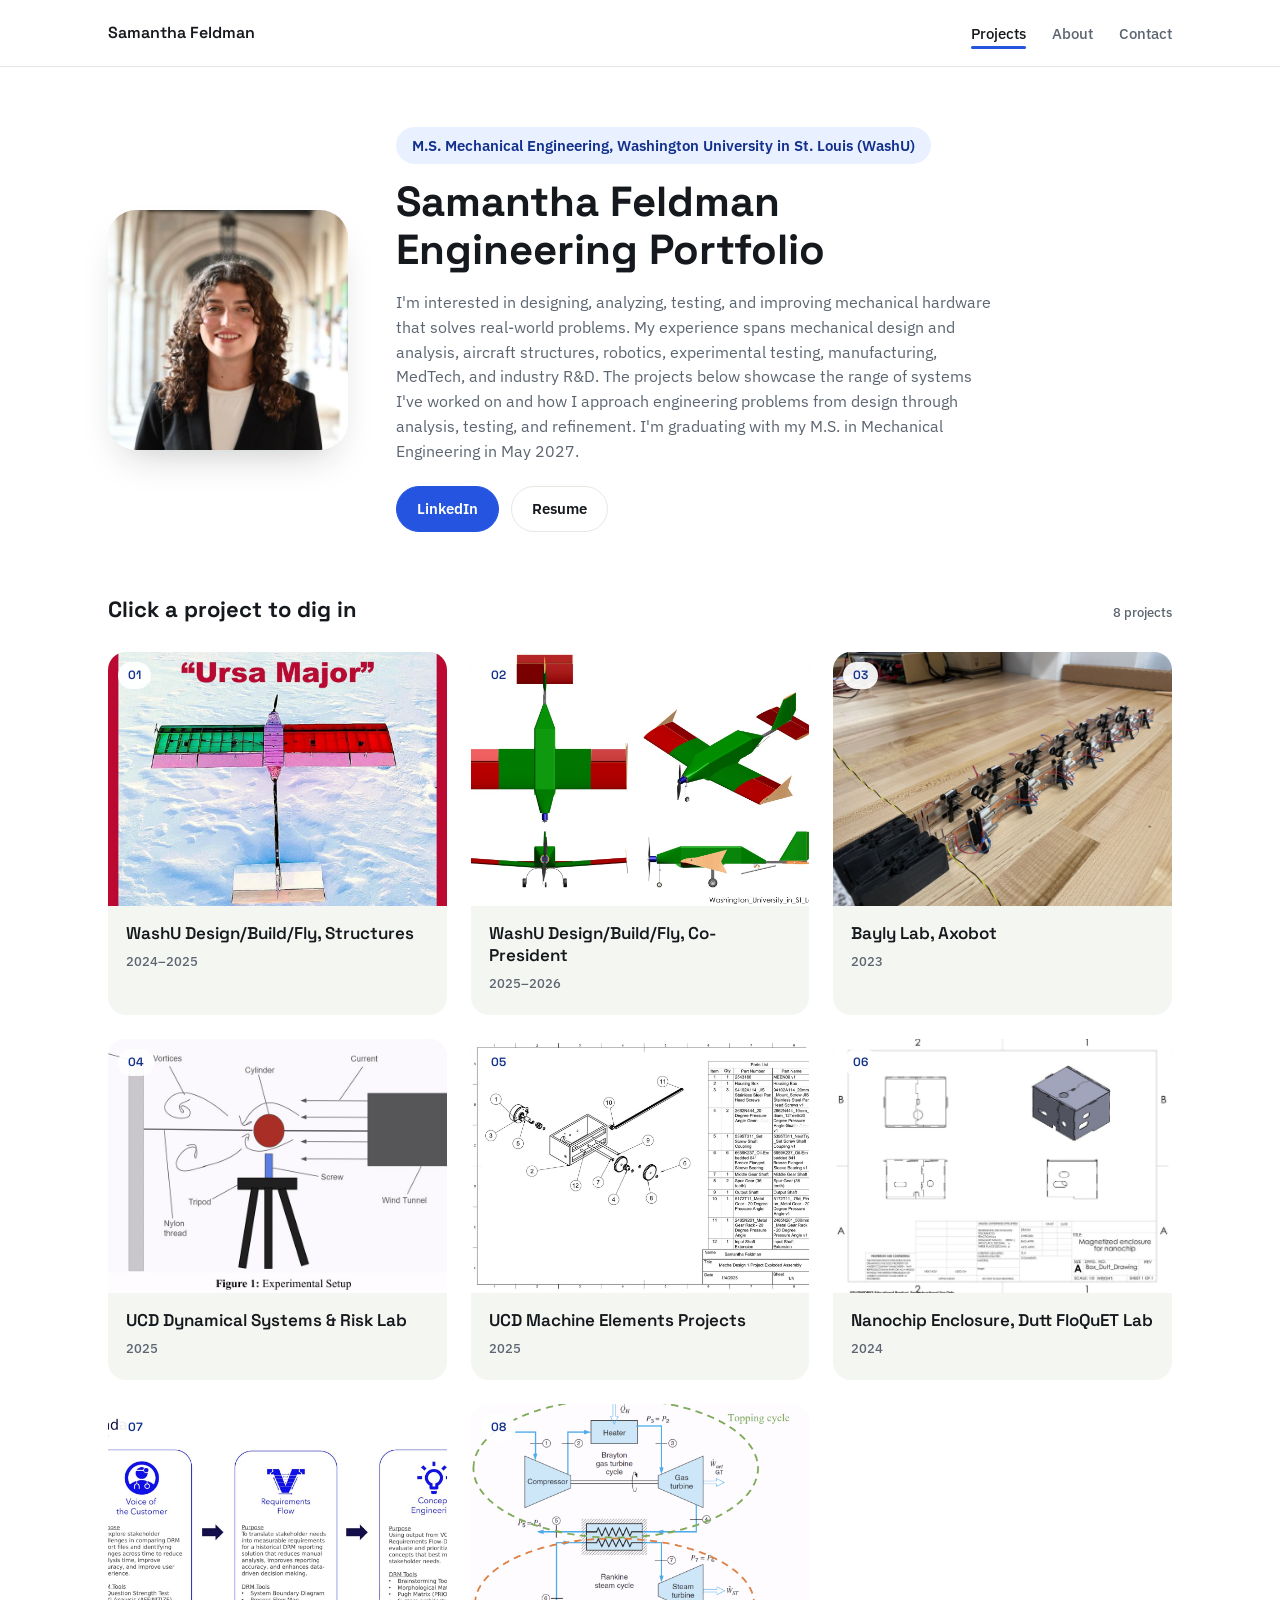
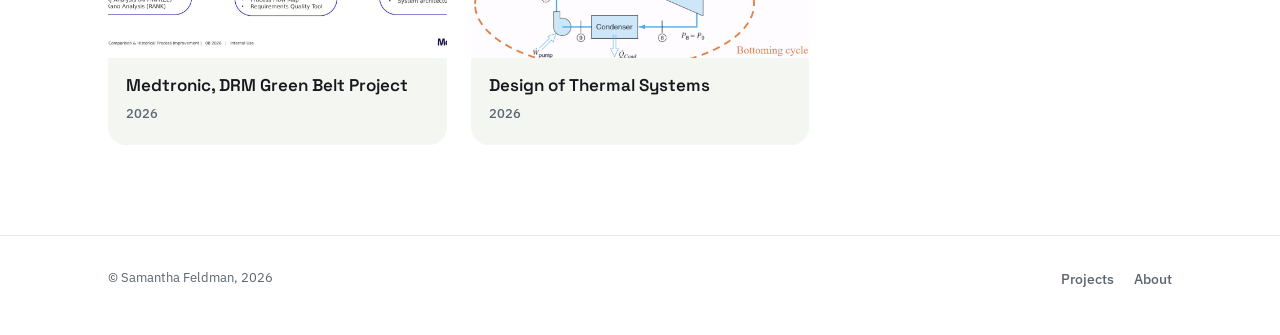
<file: index.html>
<!DOCTYPE html>
<html lang="en">
<head>
<meta charset="UTF-8">
<meta name="viewport" content="width=device-width, initial-scale=1.0">
<title>Samantha Feldman, Mechanical Engineering Portfolio</title>
<meta name="description" content="Samantha Feldman, M.S. Mechanical Engineering, Washington University in St. Louis. Projects in aircraft structures, robotics, vibration research, and precision mechanical design.">
<link rel="stylesheet" href="style.css">
</head>
<body>

<nav class="site-nav">
  <div class="wrap">
    <a class="brand" href="index.html">Samantha Feldman</a>
    <ul class="nav-links">
      <li><a href="index.html" class="active">Projects</a></li>
      <li><a href="about.html">About</a></li>
      <li><a href="mailto:samantha.feldman@wustl.edu">Contact</a></li>
    </ul>
  </div>
</nav>

<header class="hero">
  <div class="wrap">
    <div class="hero-frame reveal">
      <img src="assets/media/headshot.jpg" alt="Portrait of Samantha Feldman">
    </div>
    <div class="hero-copy">
      <p class="eyebrow reveal" style="font-size:15px; padding:7px 16px;">M.S. Mechanical Engineering, Washington University in St. Louis (WashU)</p>
      <h1 class="reveal">Samantha Feldman<br>Engineering Portfolio</h1>
      <p class="reveal">I'm interested in designing, analyzing, testing, and improving mechanical hardware that solves real-world problems. My experience spans mechanical design and analysis, aircraft structures, robotics, experimental testing, manufacturing, MedTech, and industry R&amp;D. The projects below showcase the range of systems I've worked on and how I approach engineering problems from design through analysis, testing, and refinement. I'm graduating with my M.S. in Mechanical Engineering in May 2027.</p>
      <div class="hero-actions reveal">
        <a class="btn solid" href="https://www.linkedin.com/in/samantha-feldman-engineer" target="_blank" rel="noopener">LinkedIn</a>
        <a class="btn" href="https://drive.google.com/file/d/1QoWivrzFq8Uz6zo2f6Sq5a0cxiaBcdGA/view?usp=sharing" target="_blank" rel="noopener">Resume</a>
      </div>
    </div>
  </div>
</header>

<main class="project-index">
  <div class="wrap">
    <div class="section-head">
      <h2>Click a project to dig in</h2>
      <span class="count">8 projects</span>
    </div>

    <div class="grid">

      <a class="card" href="projects/dbf-structures.html">
        <div class="card-media">
          <span class="card-sheet">01</span>
          <img src="assets/media/dbf_cover-01.jpg" alt="Ursa Major, WashU's competition aircraft, standing in snow">
        </div>
        <div class="card-body">
          <h3>WashU Design/Build/Fly, Structures</h3>
          <span class="meta">2024–2025</span>
        </div>
      </a>

      <a class="card" href="projects/dbf-copresident.html">
        <div class="card-media">
          <span class="card-sheet">02</span>
          <img src="assets/media/dbf2026_config.jpg" alt="Four-view CAD render of the 2025-2026 WashU Design/Build/Fly aircraft">
        </div>
        <div class="card-body">
          <h3>WashU Design/Build/Fly, Co-President</h3>
          <span class="meta">2025–2026</span>
        </div>
      </a>

      <a class="card" href="projects/axobot.html">
        <div class="card-media">
          <span class="card-sheet">03</span>
          <img src="assets/media/axobot_cover.jpg" alt="Chain of bristlebot segments forming the Axobot cilium model">
        </div>
        <div class="card-body">
          <h3>Bayly Lab, Axobot</h3>
          <span class="meta">2023</span>
        </div>
      </a>

      <a class="card" href="projects/ucd-dynamical-systems.html">
        <div class="card-media">
          <span class="card-sheet">04</span>
          <img src="assets/media/vib_setup_diagram.jpg" alt="Experimental setup diagram: wind tunnel, cylinder, and vortices">
        </div>
        <div class="card-body">
          <h3>UCD Dynamical Systems &amp; Risk Lab</h3>
          <span class="meta">2025</span>
        </div>
      </a>

      <a class="card" href="projects/ucd-machine-elements.html">
        <div class="card-media">
          <span class="card-sheet">05</span>
          <img src="assets/media/gearbox_exploded-1.jpg" alt="Exploded assembly drawing of a gearbox">
        </div>
        <div class="card-body">
          <h3>UCD Machine Elements Projects</h3>
          <span class="meta">2025</span>
        </div>
      </a>

      <a class="card" href="projects/nanochip-enclosure.html">
        <div class="card-media">
          <span class="card-sheet">06</span>
          <img src="assets/media/nanochip_dwg-1.jpg" alt="SolidWorks drawing of the magnetized nanochip enclosure">
        </div>
        <div class="card-body">
          <h3>Nanochip Enclosure, Dutt FloQuET Lab</h3>
          <span class="meta">2024</span>
        </div>
      </a>

      <a class="card" href="projects/medtronic.html">
        <div class="card-media">
          <span class="card-sheet">07</span>
          <img src="assets/media/medtronic_drm_flow.jpg" alt="DRM process flow diagram: Voice of the Customer, Requirements Flow, Concept Engineering">
        </div>
        <div class="card-body">
          <h3>Medtronic, DRM Green Belt Project</h3>
          <span class="meta">2026</span>
        </div>
      </a>

      <a class="card" href="projects/design-thermal-systems.html">
        <div class="card-media">
          <span class="card-sheet">08</span>
          <img src="assets/media/dots_combined_cycle_schematic.png" alt="Schematic of a combined Brayton topping cycle and Rankine bottoming cycle">
        </div>
        <div class="card-body">
          <h3>Design of Thermal Systems</h3>
          <span class="meta">2026</span>
        </div>
      </a>

    </div>
  </div>
</main>

<footer class="site-footer">
  <div class="wrap">
    <p>© Samantha Feldman, <span data-year></span></p>
    <ul class="footer-links">
      <li><a href="index.html">Projects</a></li>
      <li><a href="about.html">About</a></li>
    </ul>
  </div>
</footer>

<script src="script.js"></script>
</body>
</html>
</file>
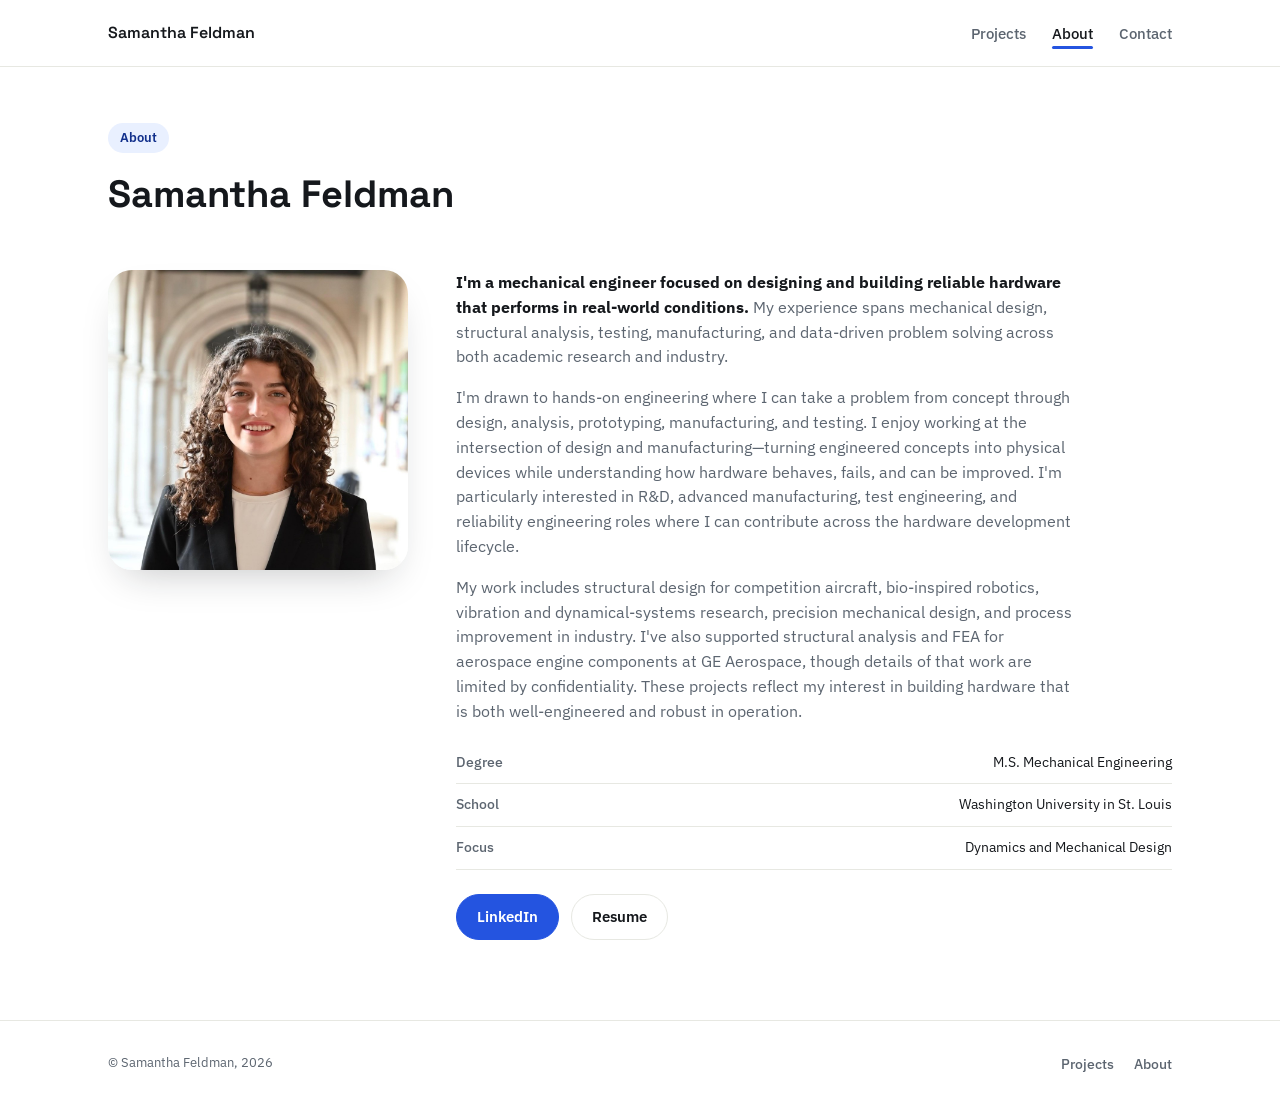
<file: about.html>
<!DOCTYPE html>
<html lang="en">
<head>
<meta charset="UTF-8">
<meta name="viewport" content="width=device-width, initial-scale=1.0">
<title>About, Samantha Feldman</title>
<link rel="stylesheet" href="style.css">
</head>
<body>

<nav class="site-nav">
  <div class="wrap">
    <a class="brand" href="index.html">Samantha Feldman</a>
    <ul class="nav-links">
      <li><a href="index.html">Projects</a></li>
      <li><a href="about.html" class="active">About</a></li>
      <li><a href="mailto:samantha.feldman@wustl.edu">Contact</a></li>
    </ul>
  </div>
</nav>

<header class="page-header">
  <div class="wrap">
    <p class="eyebrow reveal">About</p>
    <h1 class="reveal">Samantha Feldman</h1>
  </div>
</header>

<main class="about-body">
  <div class="wrap layout">
    <div class="about-photo reveal">
      <img src="assets/media/headshot.jpg" alt="Portrait of Samantha Feldman">
    </div>
    <div class="reveal">
      <p><strong>I'm a mechanical engineer focused on designing and building reliable hardware that performs in real-world conditions.</strong> My experience spans mechanical design, structural analysis, testing, manufacturing, and data-driven problem solving across both academic research and industry.</p>
      <p>I'm drawn to hands-on engineering where I can take a problem from concept through design, analysis, prototyping, manufacturing, and testing. I enjoy working at the intersection of design and manufacturing&mdash;turning engineered concepts into physical devices while understanding how hardware behaves, fails, and can be improved. I'm particularly interested in R&amp;D, advanced manufacturing, test engineering, and reliability engineering roles where I can contribute across the hardware development lifecycle.</p>
      <p>My work includes structural design for competition aircraft, bio-inspired robotics, vibration and dynamical-systems research, precision mechanical design, and process improvement in industry. I've also supported structural analysis and FEA for aerospace engine components at GE Aerospace, though details of that work are limited by confidentiality. These projects reflect my interest in building hardware that is both well-engineered and robust in operation.</p>
      <ul class="fact-list">
        <li><span>Degree</span><span>M.S. Mechanical Engineering</span></li>
        <li><span>School</span><span>Washington University in St. Louis</span></li>
        <li><span>Focus</span><span>Dynamics and Mechanical Design</span></li>
      </ul>
      <div class="hero-actions" style="margin-top:24px;">
        <a class="btn solid" href="https://www.linkedin.com/in/samantha-feldman-engineer" target="_blank" rel="noopener">LinkedIn</a>
        <a class="btn" href="https://drive.google.com/file/d/1QoWivrzFq8Uz6zo2f6Sq5a0cxiaBcdGA/view?usp=sharing" target="_blank" rel="noopener">Resume</a>
      </div>
    </div>
  </div>
</main>

<footer class="site-footer">
  <div class="wrap">
    <p>© Samantha Feldman, <span data-year></span></p>
    <ul class="footer-links">
      <li><a href="index.html">Projects</a></li>
      <li><a href="about.html">About</a></li>
    </ul>
  </div>
</footer>

<script src="script.js"></script>
</body>
</html>
</file>
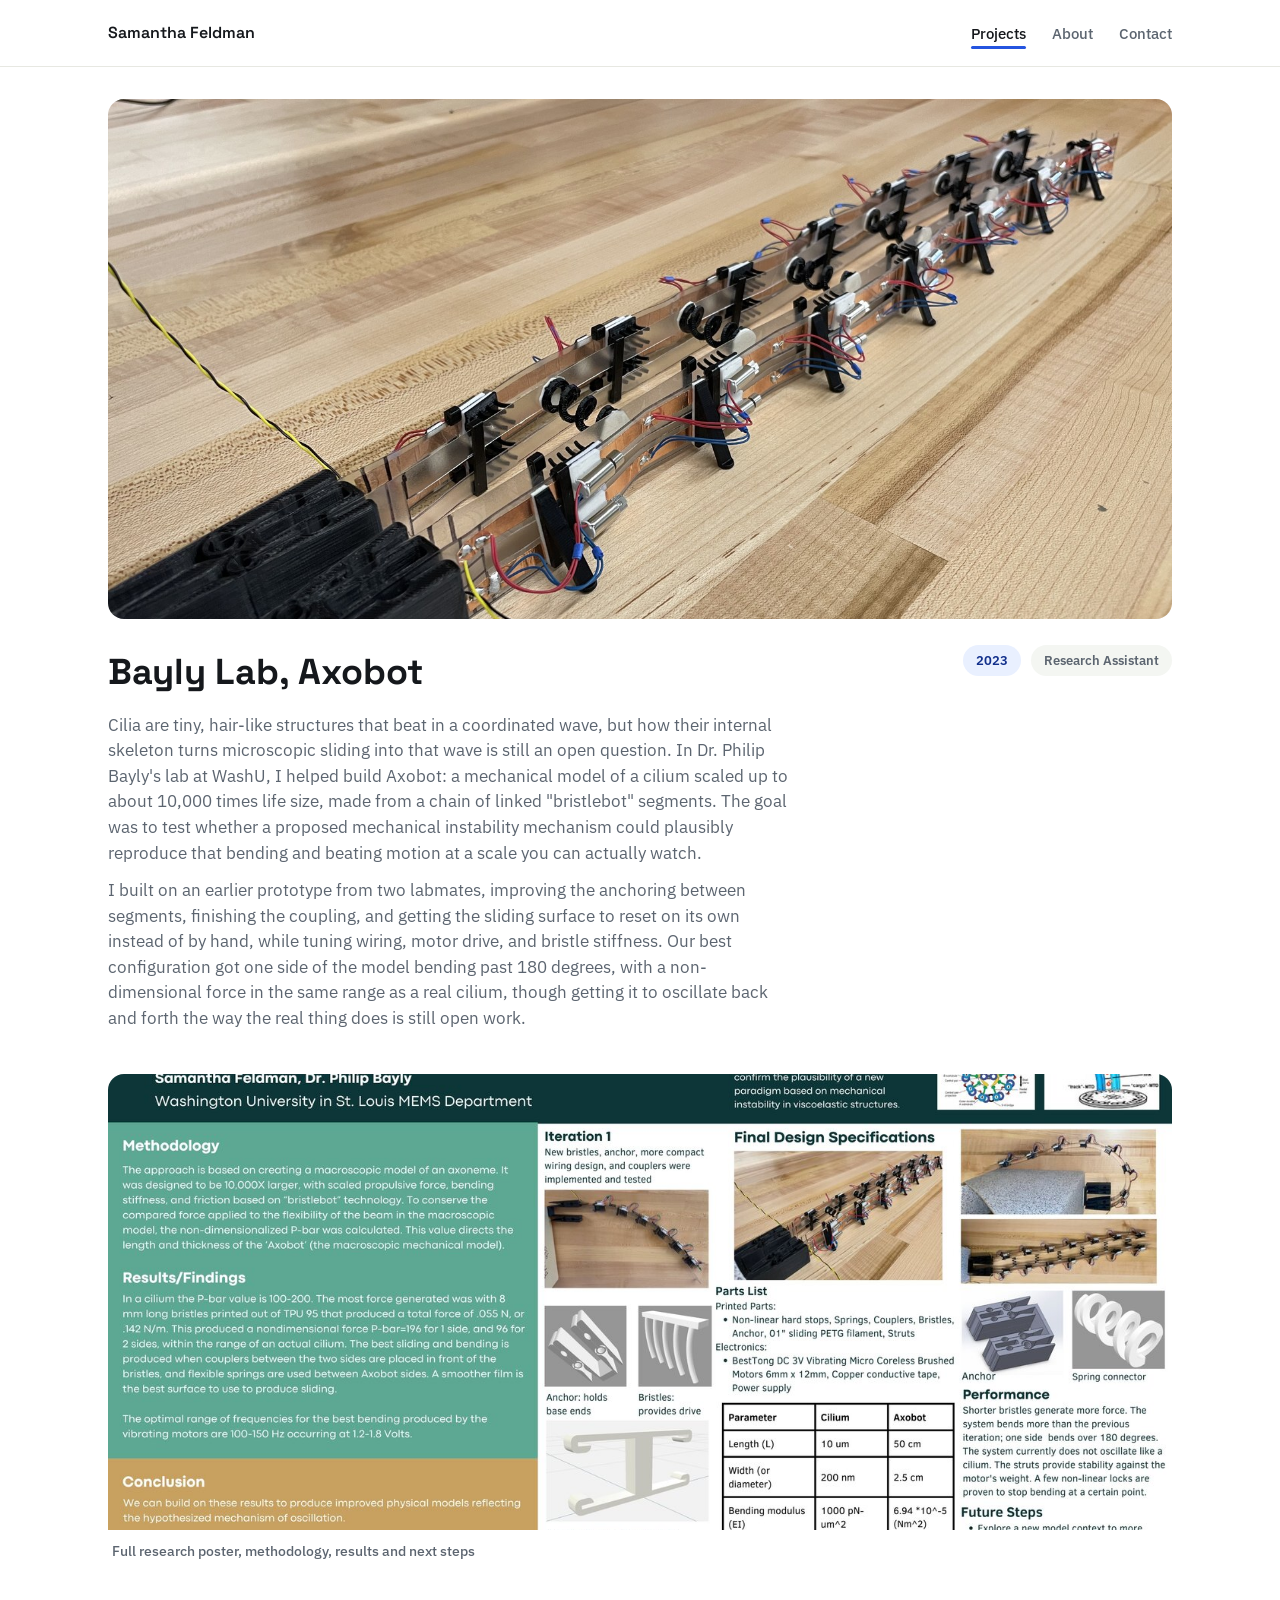
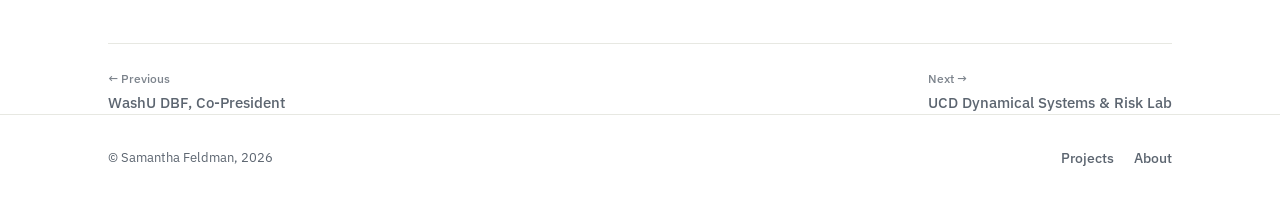
<file: projects/axobot.html>
<!DOCTYPE html>
<html lang="en">
<head>
<meta charset="UTF-8">
<meta name="viewport" content="width=device-width, initial-scale=1.0">
<title>Bayly Lab, Axobot, Samantha Feldman</title>
<link rel="stylesheet" href="../style.css">
</head>
<body>

<nav class="site-nav">
  <div class="wrap">
    <a class="brand" href="../index.html">Samantha Feldman</a>
    <ul class="nav-links">
      <li><a href="../index.html" class="active">Projects</a></li>
      <li><a href="../about.html">About</a></li>
      <li><a href="mailto:samantha.feldman@wustl.edu">Contact</a></li>
    </ul>
  </div>
</nav>

<main class="wrap">

  <section class="project-hero reveal">
    <button class="gallery-item hero-item" data-type="image" data-full="../assets/media/axobot_cover.jpg" data-caption="The final Axobot chain, wired up for a test run on the bench">
      <div class="thumb"><img src="../assets/media/axobot_cover.jpg" alt="Chain of linked bristlebot segments making up the Axobot cilium model, wired to bench power"></div>
    </button>
  </section>

  <div class="project-title-row">
    <h1>Bayly Lab, Axobot</h1>
    <div class="project-meta-row">
      <span class="pill accent">2023</span>
      <span class="pill">Research Assistant</span>
    </div>
  </div>

  <div class="project-intro">
    <p>Cilia are tiny, hair-like structures that beat in a coordinated wave, but how their internal skeleton turns microscopic sliding into that wave is still an open question. In Dr. Philip Bayly's lab at WashU, I helped build Axobot: a mechanical model of a cilium scaled up to about 10,000 times life size, made from a chain of linked "bristlebot" segments. The goal was to test whether a proposed mechanical instability mechanism could plausibly reproduce that bending and beating motion at a scale you can actually watch.</p>
    <p>I built on an earlier prototype from two labmates, improving the anchoring between segments, finishing the coupling, and getting the sliding surface to reset on its own instead of by hand, while tuning wiring, motor drive, and bristle stiffness. Our best configuration got one side of the model bending past 180 degrees, with a non-dimensional force in the same range as a real cilium, though getting it to oscillate back and forth the way the real thing does is still open work.</p>
  </div>

  <section class="gallery">
    <div class="gallery-grid">
      <button class="gallery-item gallery-full" data-type="image" data-full="../assets/media/bayly_poster.jpg" data-caption="Full research symposium poster: methodology, results, and next steps">
        <div class="thumb"><img src="../assets/media/bayly_poster.jpg" alt="Research symposium poster: Developing a Novel Bristle-Driven Macroscopic Model of a Cilium"></div>
        <span class="cap">Full research poster, methodology, results and next steps</span>
      </button>
    </div>
  </section>

</main>

<div class="wrap">
  <div class="project-pager">
    <a href="dbf-copresident.html"><span class="dir">← Previous</span>WashU DBF, Co-President</a>
    <a href="ucd-dynamical-systems.html"><span class="dir">Next →</span>UCD Dynamical Systems &amp; Risk Lab</a>
  </div>
</div>

<footer class="site-footer">
  <div class="wrap">
    <p>© Samantha Feldman, <span data-year></span></p>
    <ul class="footer-links">
      <li><a href="../index.html">Projects</a></li>
      <li><a href="../about.html">About</a></li>
    </ul>
  </div>
</footer>

<div id="lightbox" class="lightbox" hidden>
  <button class="lb-close" aria-label="Close">&times;</button>
  <button class="lb-prev" aria-label="Previous">&lsaquo;</button>
  <div class="lb-stage">
    <div class="lb-media"></div>
    <p class="lb-caption"></p>
  </div>
  <button class="lb-next" aria-label="Next">&rsaquo;</button>
</div>

<script src="../script.js"></script>
</body>
</html>
</file>
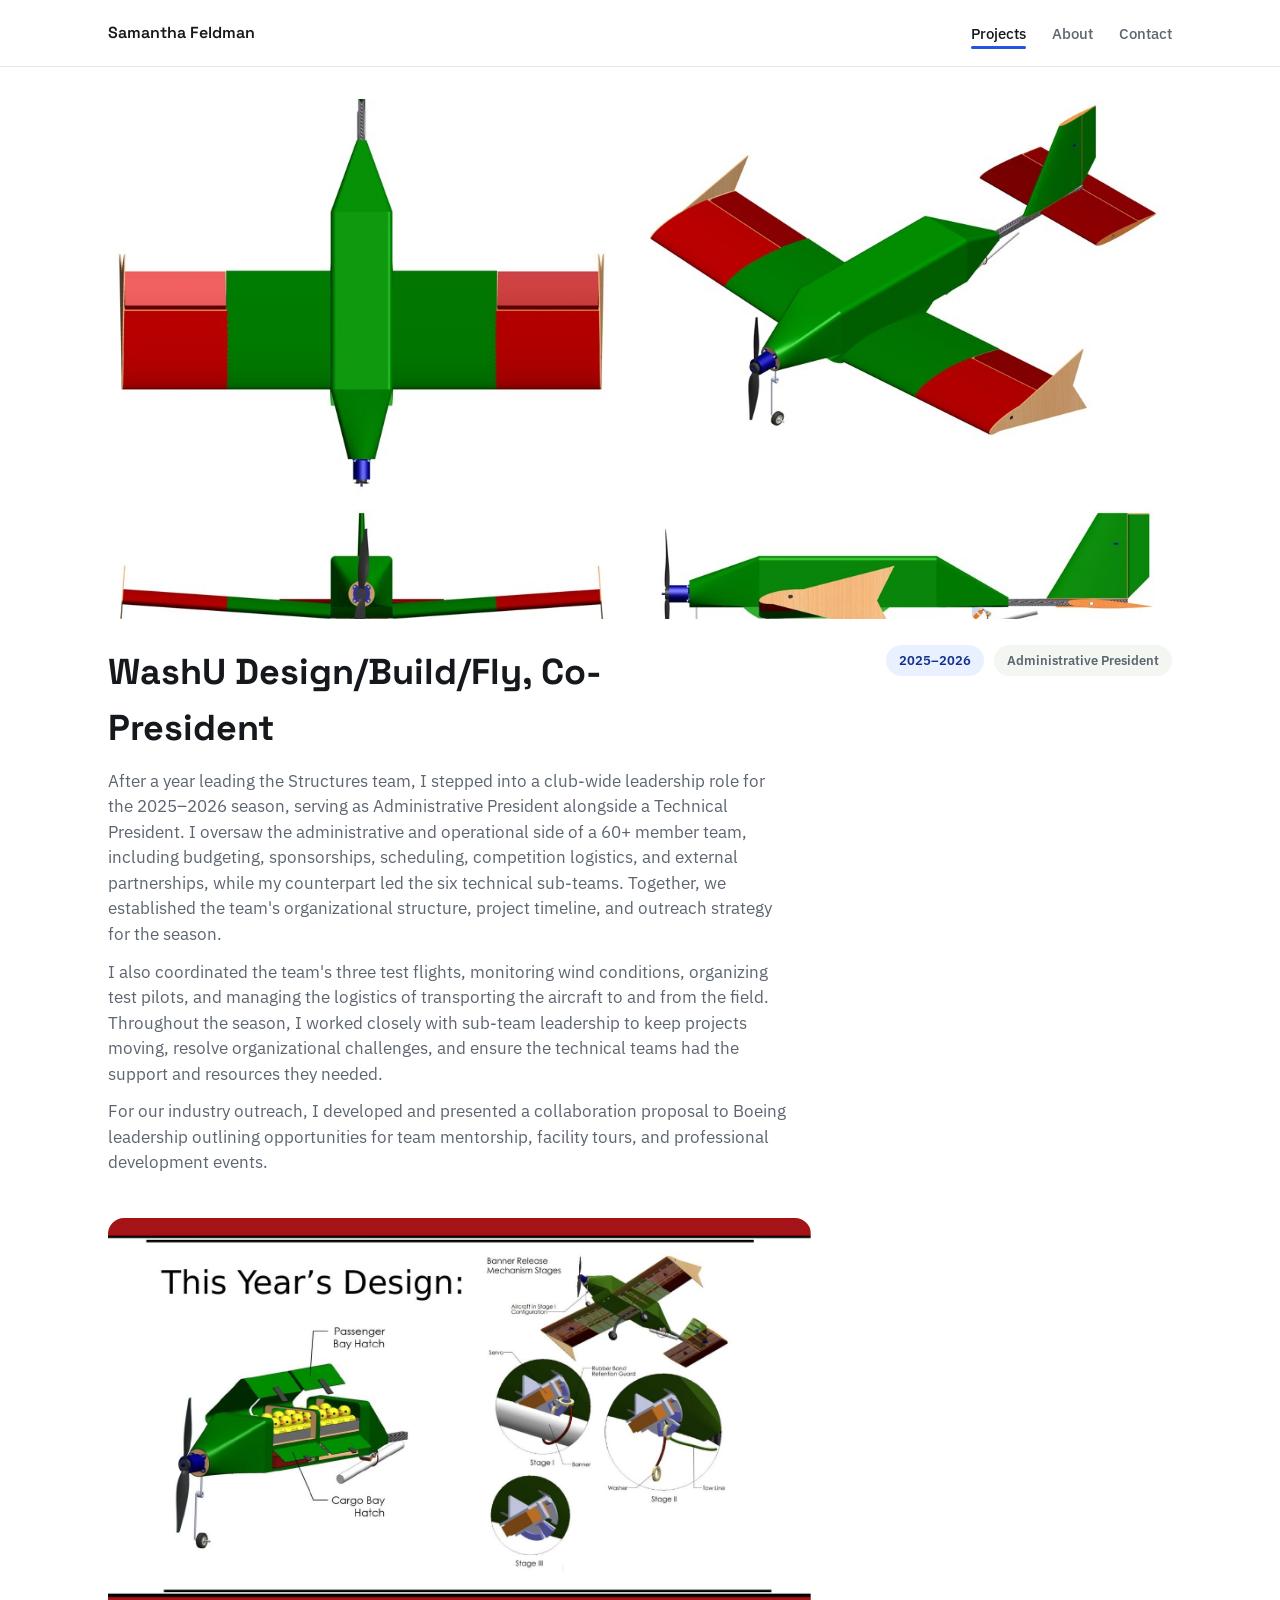
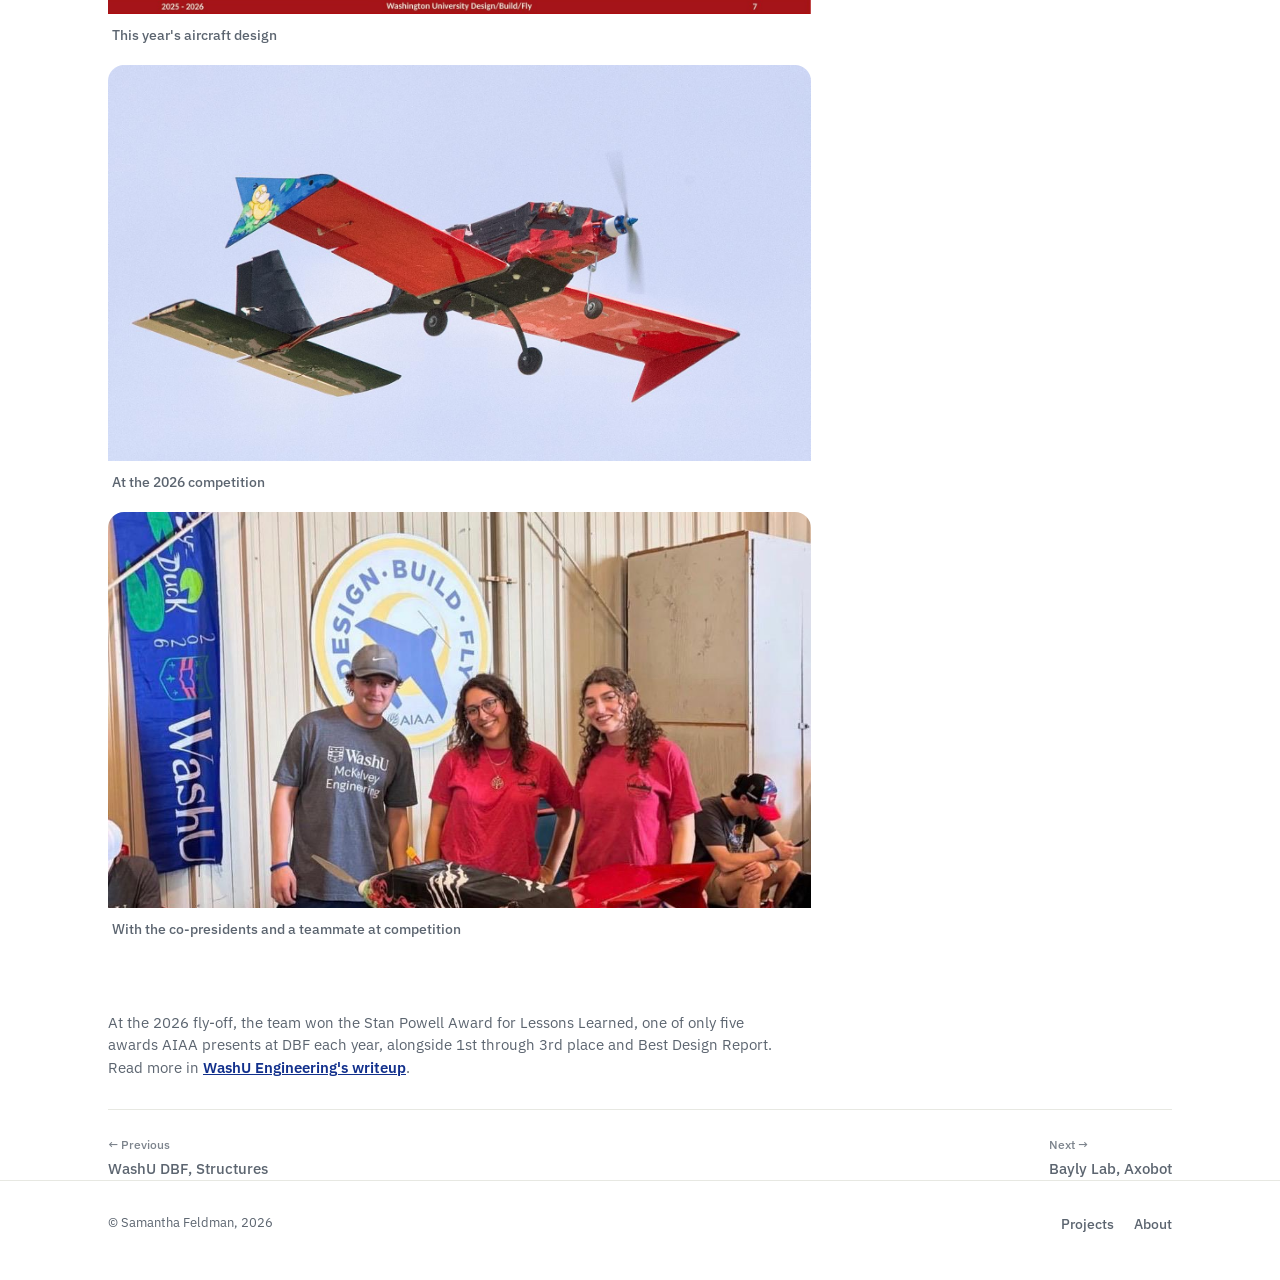
<file: projects/dbf-copresident.html>
<!DOCTYPE html>
<html lang="en">
<head>
<meta charset="UTF-8">
<meta name="viewport" content="width=device-width, initial-scale=1.0">
<title>WashU Design/Build/Fly, Co-President, Samantha Feldman</title>
<link rel="stylesheet" href="../style.css">
</head>
<body>

<nav class="site-nav">
  <div class="wrap">
    <a class="brand" href="../index.html">Samantha Feldman</a>
    <ul class="nav-links">
      <li><a href="../index.html" class="active">Projects</a></li>
      <li><a href="../about.html">About</a></li>
      <li><a href="mailto:samantha.feldman@wustl.edu">Contact</a></li>
    </ul>
  </div>
</nav>

<main class="wrap">

  <section class="project-hero reveal">
    <button class="gallery-item hero-item" data-type="image" data-full="../assets/media/dbf2026_config.jpg" data-caption="Four-view CAD render of the 2025-2026 WashU Design/Build/Fly aircraft">
      <div class="thumb"><img src="../assets/media/dbf2026_config.jpg" alt="Four-view CAD render of the 2025-2026 WashU Design/Build/Fly aircraft"></div>
    </button>
  </section>

  <div class="project-title-row">
    <h1>WashU Design/Build/Fly, Co-President</h1>
    <div class="project-meta-row">
      <span class="pill accent">2025–2026</span>
      <span class="pill">Administrative President</span>
    </div>
  </div>

  <div class="project-intro">
    <p>After a year leading the Structures team, I stepped into a club-wide leadership role for the 2025&ndash;2026 season, serving as Administrative President alongside a Technical President. I oversaw the administrative and operational side of a 60+ member team, including budgeting, sponsorships, scheduling, competition logistics, and external partnerships, while my counterpart led the six technical sub-teams. Together, we established the team's organizational structure, project timeline, and outreach strategy for the season.</p>
    <p>I also coordinated the team's three test flights, monitoring wind conditions, organizing test pilots, and managing the logistics of transporting the aircraft to and from the field. Throughout the season, I worked closely with sub-team leadership to keep projects moving, resolve organizational challenges, and ensure the technical teams had the support and resources they needed.</p>
    <p>For our industry outreach, I developed and presented a collaboration proposal to Boeing leadership outlining opportunities for team mentorship, facility tours, and professional development events.</p>
  </div>

  <section class="gallery">
    <div class="gallery-grid">
      <button class="gallery-item wide" data-type="image" data-full="../assets/media/dbf2026_design.jpg" data-caption="This year's aircraft design: passenger and cargo bay hatches, and the banner release mechanism staged in three steps">
        <div class="thumb"><img src="../assets/media/dbf2026_design.jpg" alt="This year's aircraft design showing cargo bay hatch and banner release mechanism"></div>
        <span class="cap">This year's aircraft design</span>
      </button>
      <button class="gallery-item wide" data-type="image" data-full="../assets/media/dbf2026_flying.jpeg" data-caption="This year's aircraft in flight at the 2026 AIAA Design/Build/Fly competition">
        <div class="thumb"><img src="../assets/media/dbf2026_flying.jpeg" alt="This year's aircraft in flight at the 2026 competition"></div>
        <span class="cap">At the 2026 competition</span>
      </button>
      <button class="gallery-item wide" data-type="image" data-full="../assets/media/dbf2025_presidents_team.jpeg" data-caption="Both co-presidents and a teammate with the aircraft at the AIAA Design/Build/Fly competition">
        <div class="thumb"><img src="../assets/media/dbf2025_presidents_team.jpeg" alt="Both co-presidents and a teammate with the aircraft at competition"></div>
        <span class="cap">With the co-presidents and a teammate at competition</span>
      </button>
    </div>
  </section>

  <div class="project-intro" style="padding-top:0;">
    <p style="font-size:14.5px;">At the 2026 fly-off, the team won the Stan Powell Award for Lessons Learned, one of only five awards AIAA presents at DBF each year, alongside 1st through 3rd place and Best Design Report. Read more in <a href="https://engineering.washu.edu/news/2026/WashU-DesignBuildFly-recognized-for-teamwork-at-annual-AIAA-event.html" target="_blank" rel="noopener" style="color:var(--accent-ink); font-weight:600;">WashU Engineering's writeup</a>.</p>
  </div>

</main>

<div class="wrap">
  <div class="project-pager">
    <a href="dbf-structures.html"><span class="dir">← Previous</span>WashU DBF, Structures</a>
    <a href="axobot.html"><span class="dir">Next →</span>Bayly Lab, Axobot</a>
  </div>
</div>

<footer class="site-footer">
  <div class="wrap">
    <p>© Samantha Feldman, <span data-year></span></p>
    <ul class="footer-links">
      <li><a href="../index.html">Projects</a></li>
      <li><a href="../about.html">About</a></li>
    </ul>
  </div>
</footer>

<div id="lightbox" class="lightbox" hidden>
  <button class="lb-close" aria-label="Close">&times;</button>
  <button class="lb-prev" aria-label="Previous">&lsaquo;</button>
  <div class="lb-stage">
    <div class="lb-media"></div>
    <p class="lb-caption"></p>
  </div>
  <button class="lb-next" aria-label="Next">&rsaquo;</button>
</div>

<script src="../script.js"></script>
</body>
</html>
</file>
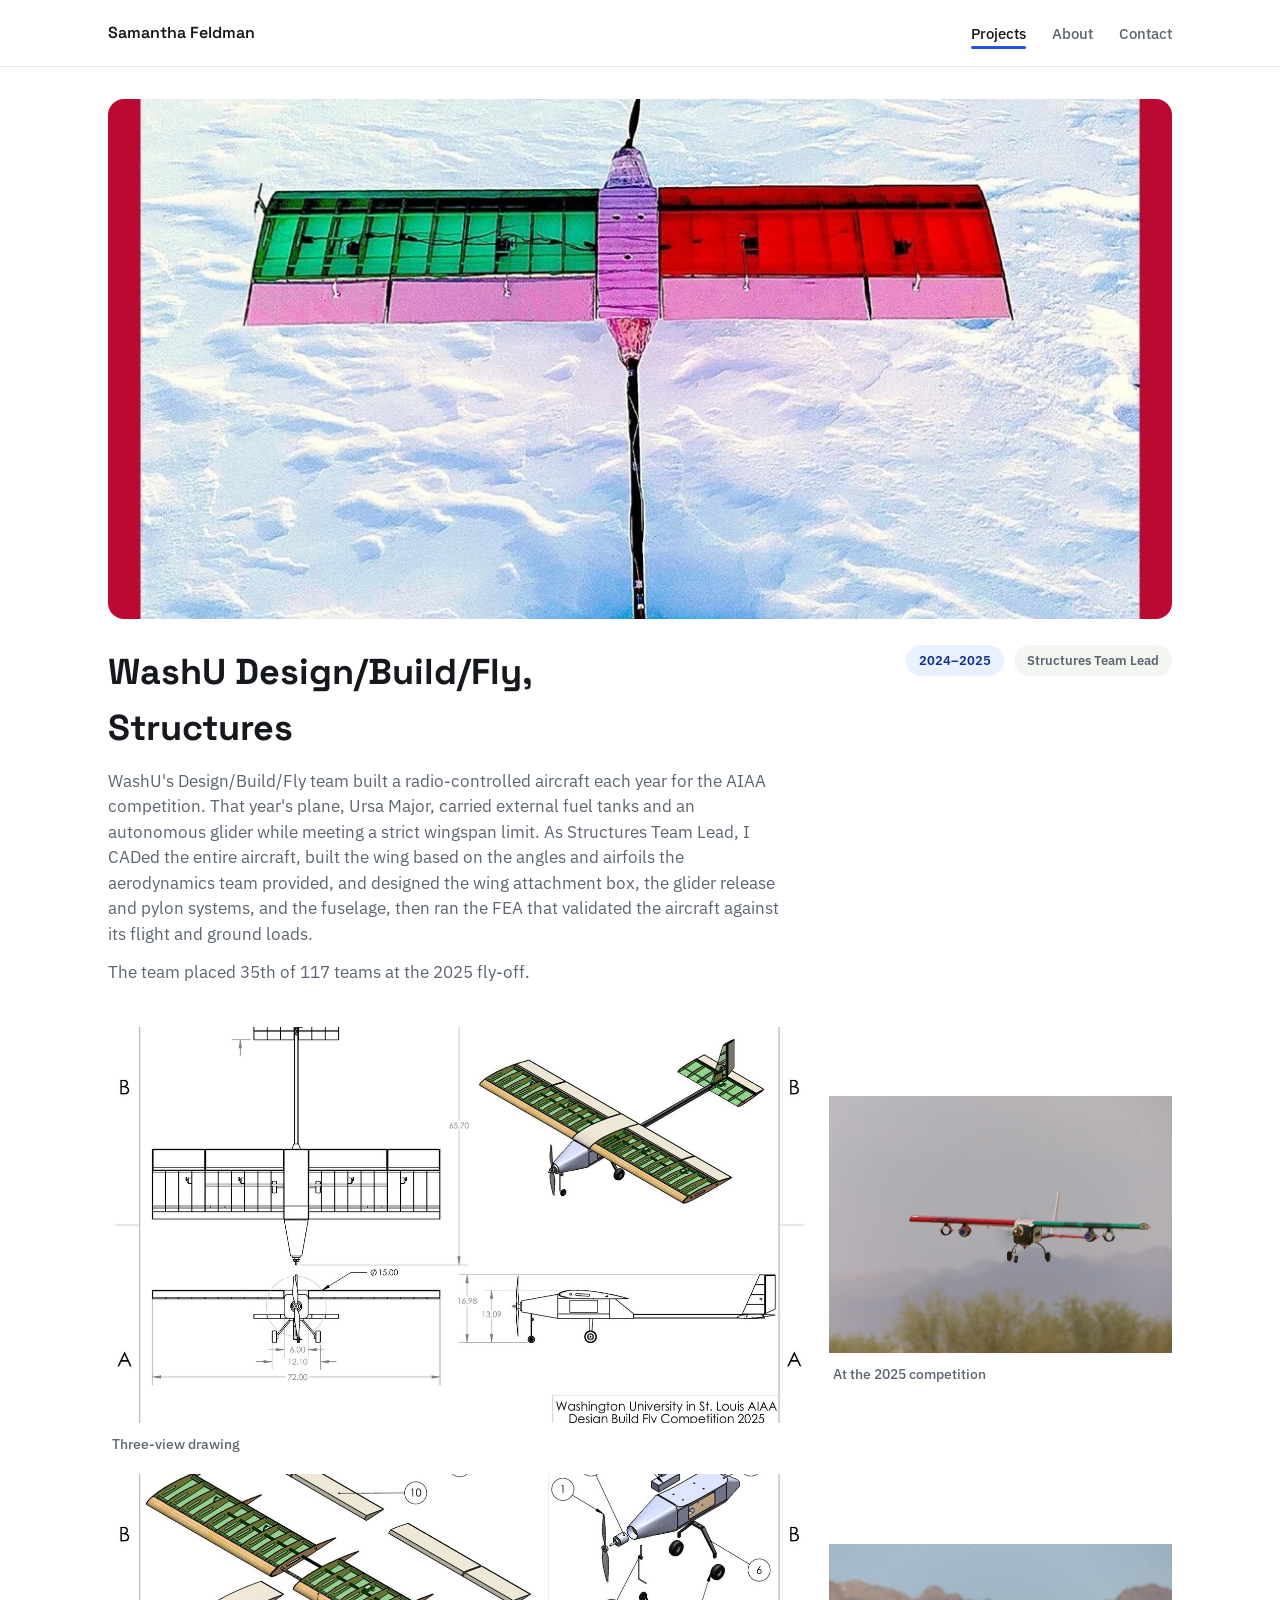
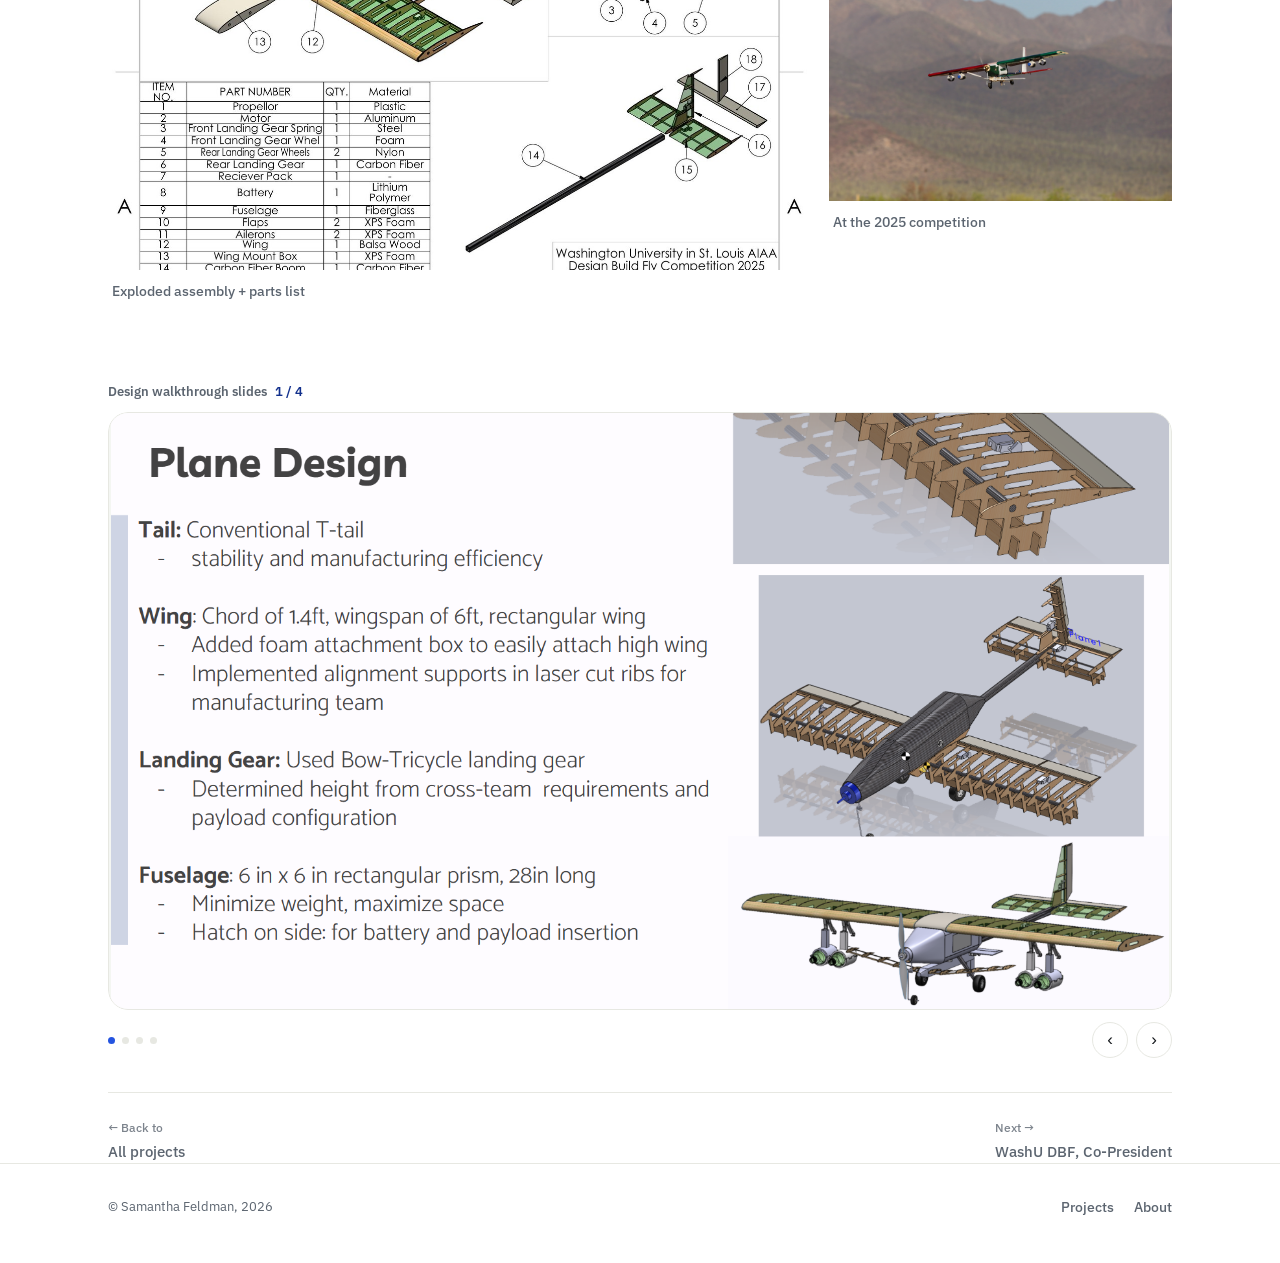
<file: projects/dbf-structures.html>
<!DOCTYPE html>
<html lang="en">
<head>
<meta charset="UTF-8">
<meta name="viewport" content="width=device-width, initial-scale=1.0">
<title>WashU Design/Build/Fly, Structures, Samantha Feldman</title>
<link rel="stylesheet" href="../style.css">
</head>
<body>

<nav class="site-nav">
  <div class="wrap">
    <a class="brand" href="../index.html">Samantha Feldman</a>
    <ul class="nav-links">
      <li><a href="../index.html" class="active">Projects</a></li>
      <li><a href="../about.html">About</a></li>
      <li><a href="mailto:samantha.feldman@wustl.edu">Contact</a></li>
    </ul>
  </div>
</nav>

<main class="wrap">

  <section class="project-hero reveal">
    <button class="gallery-item hero-item" data-type="image" data-full="../assets/media/dbf_cover-01.jpg" data-caption="Ursa Major on the field, AIAA Design/Build/Fly, 2024-2025">
      <div class="thumb"><img src="../assets/media/dbf_cover-01.jpg" alt="Ursa Major, WashU's 2024-2025 AIAA Design/Build/Fly competition aircraft, standing in snow"></div>
    </button>
  </section>

  <div class="project-title-row">
    <h1>WashU Design/Build/Fly, Structures</h1>
    <div class="project-meta-row">
      <span class="pill accent">2024–2025</span>
      <span class="pill">Structures Team Lead</span>
    </div>
  </div>

  <div class="project-intro">
    <p>WashU's Design/Build/Fly team built a radio-controlled aircraft each year for the AIAA competition. That year's plane, Ursa Major, carried external fuel tanks and an autonomous glider while meeting a strict wingspan limit. As Structures Team Lead, I CADed the entire aircraft, built the wing based on the angles and airfoils the aerodynamics team provided, and designed the wing attachment box, the glider release and pylon systems, and the fuselage, then ran the FEA that validated the aircraft against its flight and ground loads.</p>
    <p>The team placed 35th of 117 teams at the 2025 fly-off.</p>
  </div>

  <section class="gallery">
    <div class="gallery-grid">
      <button class="gallery-item wide" data-type="image" data-full="../assets/media/dbf_3view.jpg" data-caption="Three-view CAD drawing of Ursa Major, dimensioned in inches">
        <div class="thumb"><img src="../assets/media/dbf_3view.jpg" alt="Three-view CAD drawing of the aircraft"></div>
        <span class="cap">Three-view drawing</span>
      </button>
      <button class="gallery-item wide" data-type="image" data-full="../assets/media/dbf_exploded.jpg" data-caption="Exploded assembly of the aircraft with full parts list">
        <div class="thumb"><img src="../assets/media/dbf_exploded.jpg" alt="Exploded assembly drawing with parts list"></div>
        <span class="cap">Exploded assembly + parts list</span>
      </button>
      <button class="gallery-item" data-type="image" data-full="../assets/media/dbf2425_testflight.jpg" data-caption="Ursa Major in flight at the 2025 AIAA Design/Build/Fly competition">
        <div class="thumb"><img src="../assets/media/dbf2425_testflight.jpg" alt="Ursa Major in flight at competition"></div>
        <span class="cap">At the 2025 competition</span>
      </button>
      <button class="gallery-item" data-type="image" data-full="../assets/media/dbf2425_competition.jpg" data-caption="Ursa Major in flight at the 2025 AIAA Design/Build/Fly competition">
        <div class="thumb"><img src="../assets/media/dbf2425_competition.jpg" alt="Ursa Major in flight at competition"></div>
        <span class="cap">At the 2025 competition</span>
      </button>
    </div>
  </section>

  <section class="slide-scroller">
    <p class="slide-scroller-label">Design walkthrough slides <span class="n">1 / 4</span></p>
    <div class="slide-track">
      <button class="slide-frame gallery-item" data-type="image" data-full="../assets/media/dbf_slide_1_overview.png" data-caption="Slide 1 of 4: AIAA '24-'25 Design-Build-Fly competition overview and mission goals">
        <img src="../assets/media/dbf_slide_1_overview.png" alt="Slide 1: competition overview and mission goals, with a CAD render of the aircraft showing the X-1 glider and externally mounted fuel tanks">
      </button>
      <button class="slide-frame gallery-item" data-type="image" data-full="../assets/media/dbf_slide_2_design.png" data-caption="Slide 2 of 4: plane design, covering the tail, wing, landing gear, and fuselage">
        <img src="../assets/media/dbf_slide_2_design.png" alt="Slide 2: plane design details on tail, wing, landing gear, and fuselage">
      </button>
      <button class="slide-frame gallery-item" data-type="image" data-full="../assets/media/dbf_slide_3_structures.png" data-caption="Slide 3 of 4: structures team payload design process, glider release mechanism, structural performance (FEA), and pylon design">
        <img src="../assets/media/dbf_slide_3_structures.png" alt="Slide 3: payload design process, glider release mechanism, FEA results, and pylon design">
      </button>
      <button class="slide-frame gallery-item" data-type="image" data-full="../assets/media/dbf_slide_4_results.png" data-caption="Slide 4 of 4: competition results and lessons learned">
        <img src="../assets/media/dbf_slide_4_results.png" alt="Slide 4: significant results and lessons learned, placed 35 of 117 teams">
      </button>
    </div>
    <div class="slide-scroller-nav">
      <div class="slide-dots">
        <button class="slide-dot" aria-label="Go to slide 1"></button>
        <button class="slide-dot" aria-label="Go to slide 2"></button>
        <button class="slide-dot" aria-label="Go to slide 3"></button>
        <button class="slide-dot" aria-label="Go to slide 4"></button>
      </div>
      <div class="slide-arrows">
        <button class="slide-arrow slide-prev" aria-label="Previous slide">&lsaquo;</button>
        <button class="slide-arrow slide-next" aria-label="Next slide">&rsaquo;</button>
      </div>
    </div>
  </section>

</main>

<div class="wrap">
  <div class="project-pager">
    <a href="../index.html"><span class="dir">← Back to</span>All projects</a>
    <a href="dbf-copresident.html"><span class="dir">Next →</span>WashU DBF, Co-President</a>
  </div>
</div>

<footer class="site-footer">
  <div class="wrap">
    <p>© Samantha Feldman, <span data-year></span></p>
    <ul class="footer-links">
      <li><a href="../index.html">Projects</a></li>
      <li><a href="../about.html">About</a></li>
    </ul>
  </div>
</footer>

<div id="lightbox" class="lightbox" hidden>
  <button class="lb-close" aria-label="Close">&times;</button>
  <button class="lb-prev" aria-label="Previous">&lsaquo;</button>
  <div class="lb-stage">
    <div class="lb-media"></div>
    <p class="lb-caption"></p>
  </div>
  <button class="lb-next" aria-label="Next">&rsaquo;</button>
</div>

<script src="../script.js"></script>
</body>
</html>
</file>
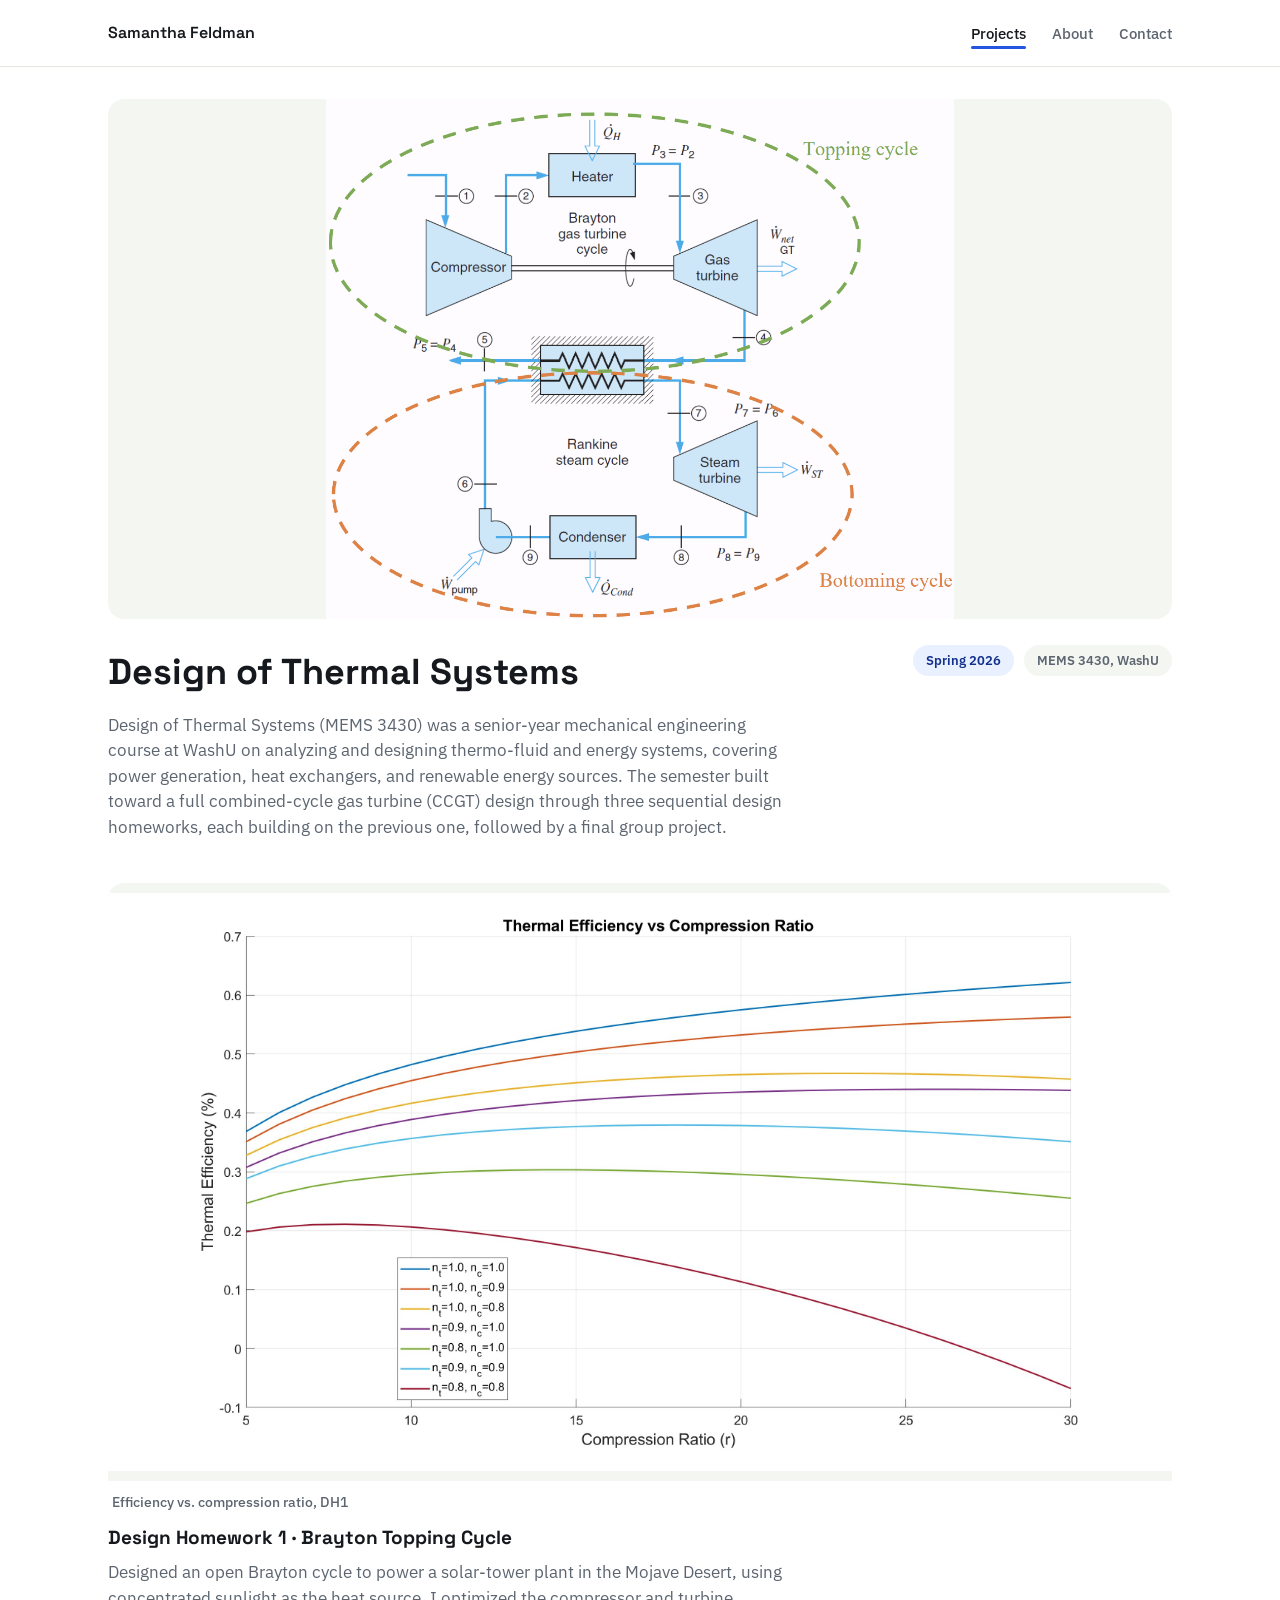
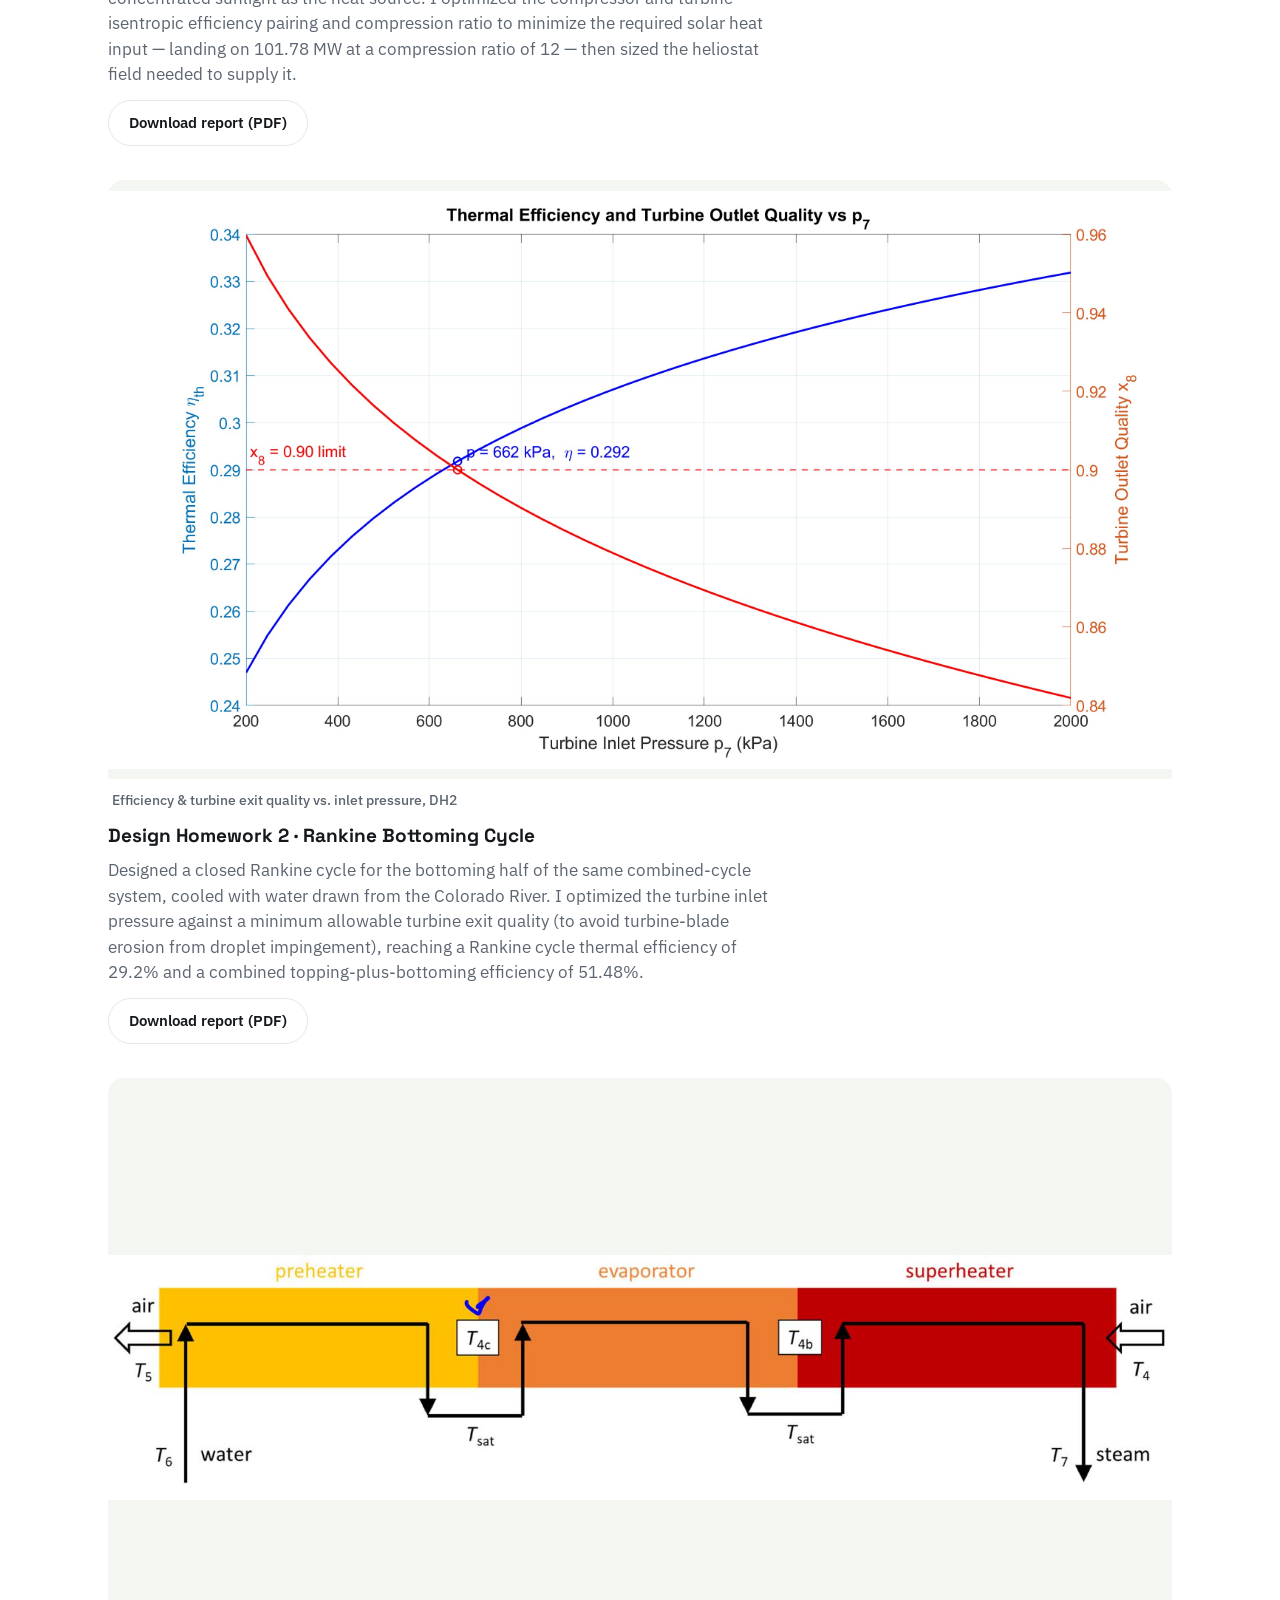
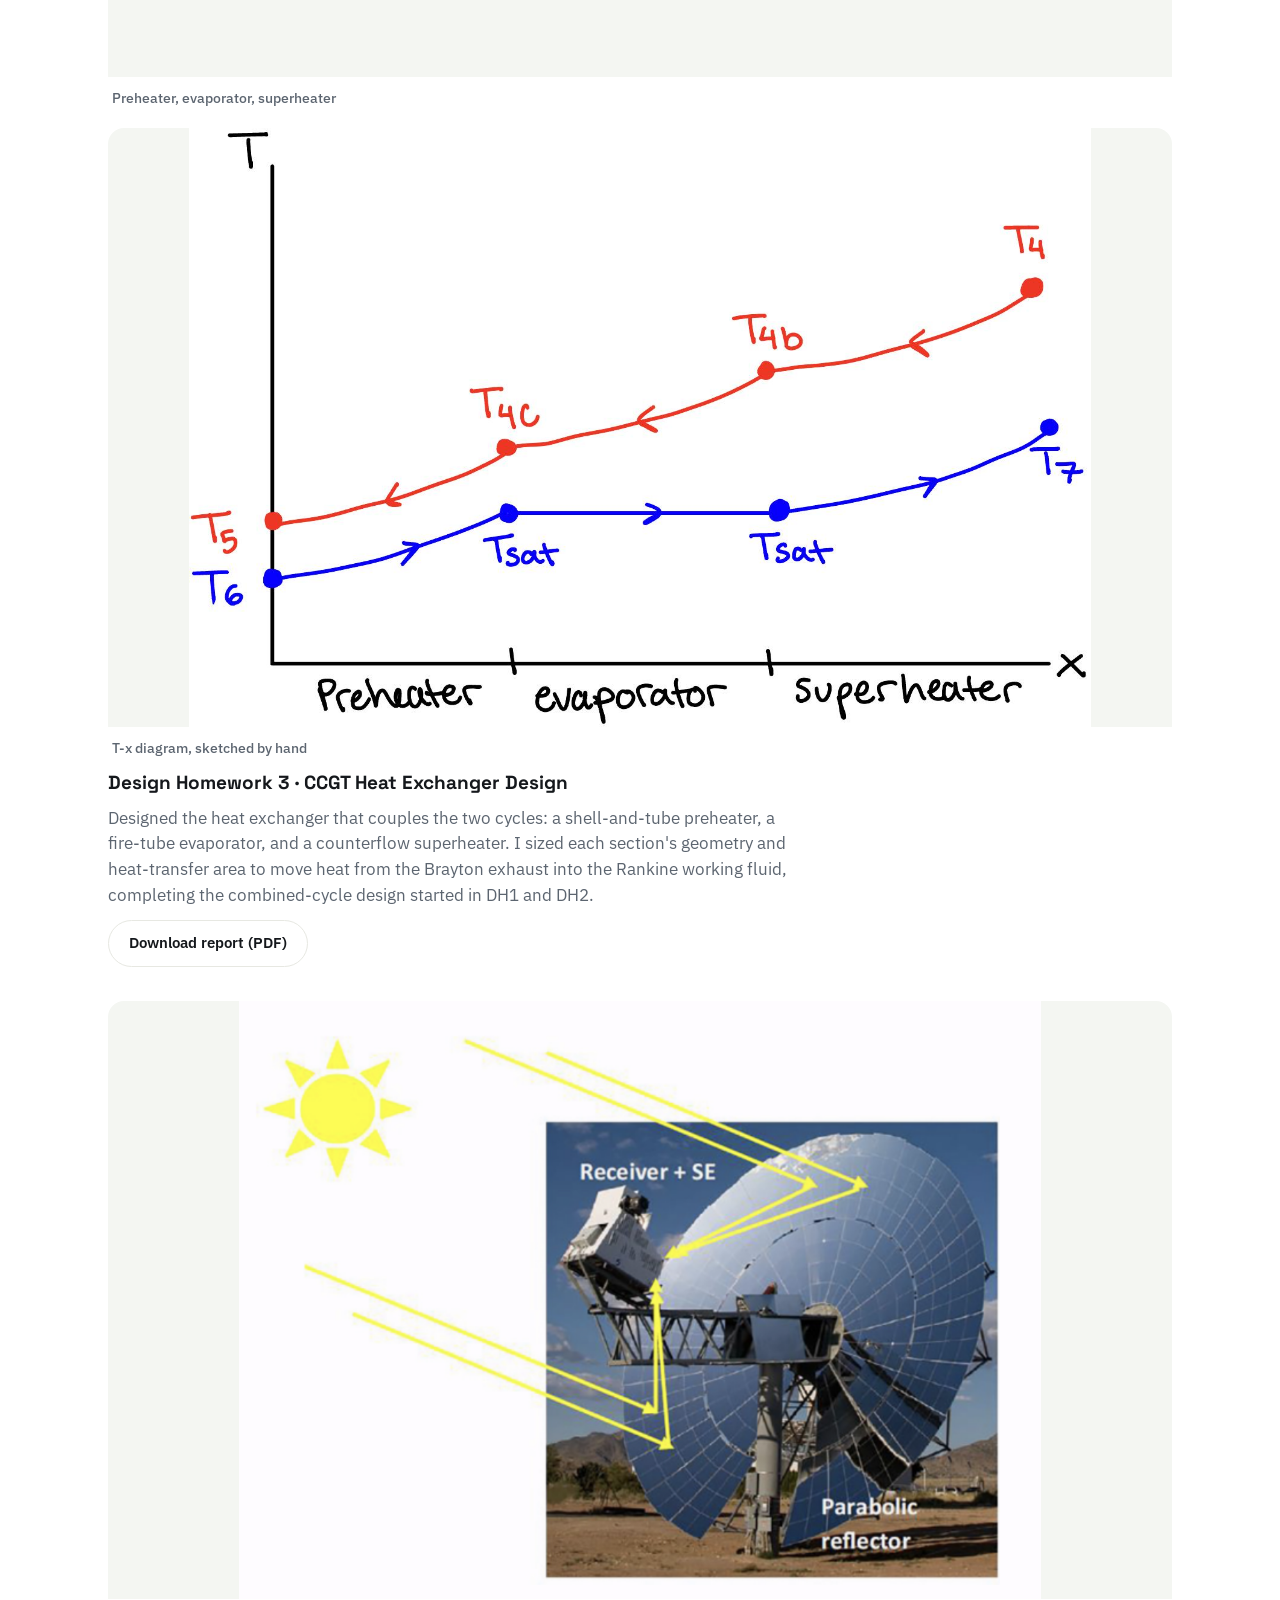
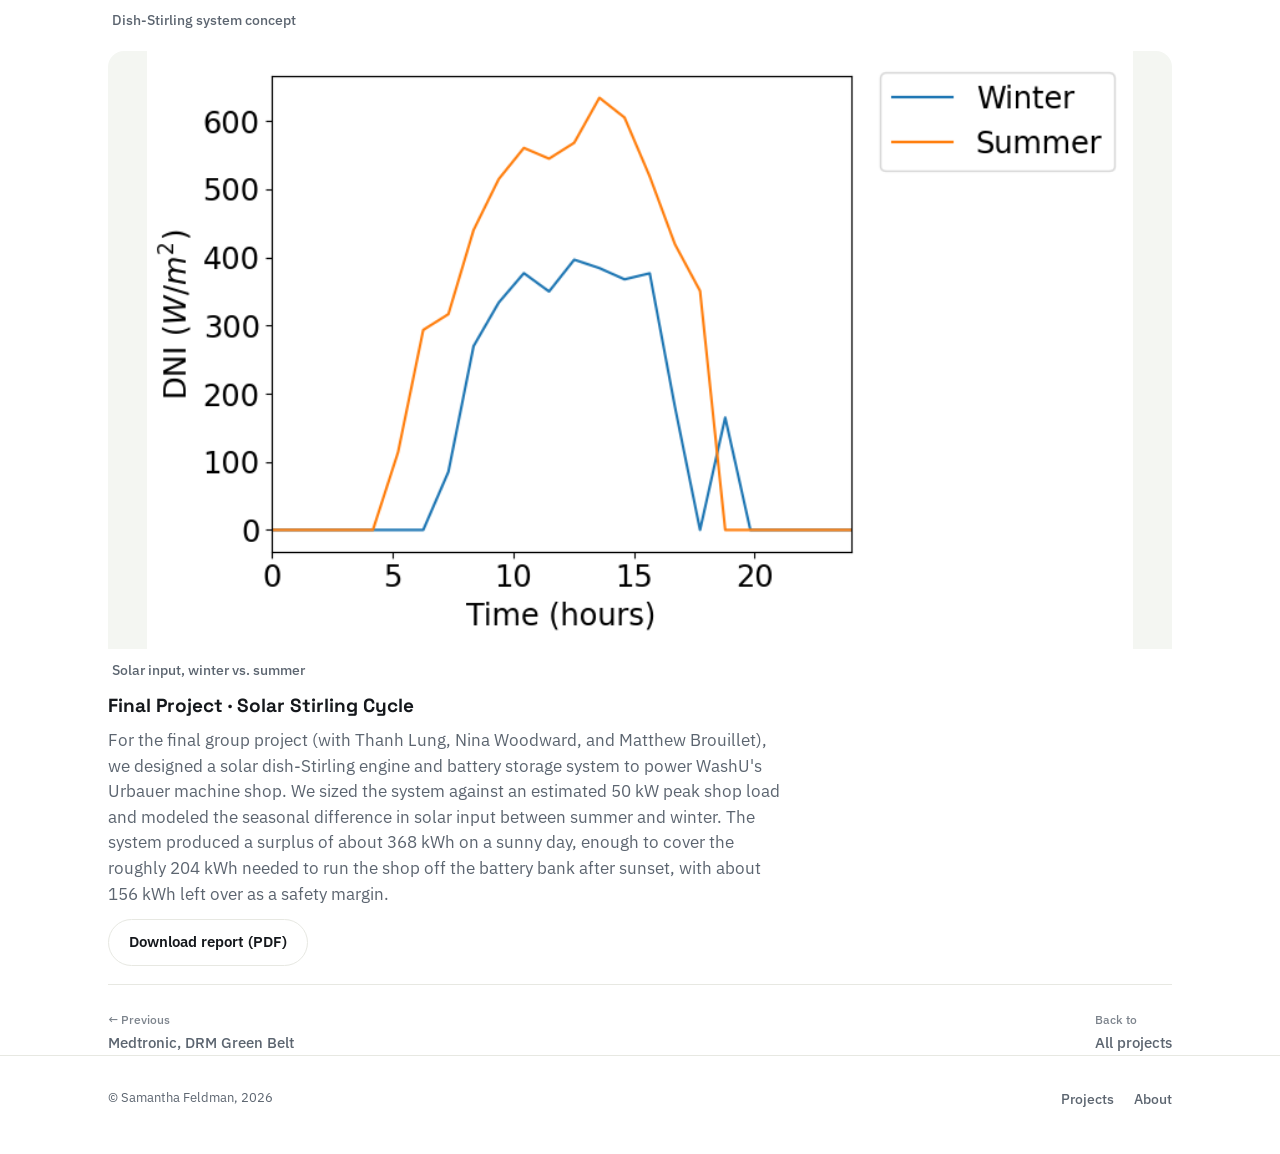
<file: projects/design-thermal-systems.html>
<!DOCTYPE html>
<html lang="en">
<head>
<meta charset="UTF-8">
<meta name="viewport" content="width=device-width, initial-scale=1.0">
<title>Design of Thermal Systems, Samantha Feldman</title>
<link rel="stylesheet" href="../style.css">
</head>
<body>

<nav class="site-nav">
  <div class="wrap">
    <a class="brand" href="../index.html">Samantha Feldman</a>
    <ul class="nav-links">
      <li><a href="../index.html" class="active">Projects</a></li>
      <li><a href="../about.html">About</a></li>
      <li><a href="mailto:samantha.feldman@wustl.edu">Contact</a></li>
    </ul>
  </div>
</nav>

<main class="wrap">

  <section class="project-hero reveal">
    <button class="gallery-item hero-item contain" data-type="image" data-full="../assets/media/dots_combined_cycle_schematic.png" data-caption="The combined-cycle gas turbine: a Brayton topping cycle and Rankine bottoming cycle linked by a heat exchanger">
      <div class="thumb"><img src="../assets/media/dots_combined_cycle_schematic.png" alt="Schematic of the combined Brayton topping cycle and Rankine bottoming cycle"></div>
    </button>
  </section>

  <div class="project-title-row">
    <h1>Design of Thermal Systems</h1>
    <div class="project-meta-row">
      <span class="pill accent">Spring 2026</span>
      <span class="pill">MEMS 3430, WashU</span>
    </div>
  </div>

  <div class="project-intro">
    <p>Design of Thermal Systems (MEMS 3430) was a senior-year mechanical engineering course at WashU on analyzing and designing thermo-fluid and energy systems, covering power generation, heat exchangers, and renewable energy sources. The semester built toward a full combined-cycle gas turbine (CCGT) design through three sequential design homeworks, each building on the previous one, followed by a final group project.</p>
  </div>

  <section class="gallery tight">
    <div class="gallery-grid">
      <button class="gallery-item solo" data-type="image" data-full="../assets/media/dots_dh1_efficiency_plot.png" data-caption="Thermal efficiency vs. compression ratio for seven turbine/compressor isentropic efficiency pairings">
        <div class="thumb"><img src="../assets/media/dots_dh1_efficiency_plot.png" alt="Plot of thermal efficiency vs compression ratio for the Brayton topping cycle"></div>
        <span class="cap">Efficiency vs. compression ratio, DH1</span>
      </button>
    </div>
  </section>
  <div class="project-intro" style="padding-top:8px;">
    <h3 style="font-family:var(--display); font-size:19px; margin:0 0 8px;">Design Homework 1 &middot; Brayton Topping Cycle</h3>
    <p>Designed an open Brayton cycle to power a solar-tower plant in the Mojave Desert, using concentrated sunlight as the heat source. I optimized the compressor and turbine isentropic efficiency pairing and compression ratio to minimize the required solar heat input &mdash; landing on 101.78 MW at a compression ratio of 12 &mdash; then sized the heliostat field needed to supply it.</p>
    <a class="btn" href="../assets/reports/dots_dh1_brayton_topping_cycle.pdf" target="_blank" rel="noopener">Download report (PDF)</a>
  </div>

  <section class="gallery tight" style="padding-top:26px;">
    <div class="gallery-grid">
      <button class="gallery-item solo" data-type="image" data-full="../assets/media/dots_dh2_efficiency_plot.png" data-caption="Thermal efficiency and turbine exit quality vs. turbine inlet pressure for the Rankine bottoming cycle">
        <div class="thumb"><img src="../assets/media/dots_dh2_efficiency_plot.png" alt="Plot of thermal efficiency and turbine exit quality vs turbine inlet pressure"></div>
        <span class="cap">Efficiency & turbine exit quality vs. inlet pressure, DH2</span>
      </button>
    </div>
  </section>
  <div class="project-intro" style="padding-top:8px;">
    <h3 style="font-family:var(--display); font-size:19px; margin:0 0 8px;">Design Homework 2 &middot; Rankine Bottoming Cycle</h3>
    <p>Designed a closed Rankine cycle for the bottoming half of the same combined-cycle system, cooled with water drawn from the Colorado River. I optimized the turbine inlet pressure against a minimum allowable turbine exit quality (to avoid turbine-blade erosion from droplet impingement), reaching a Rankine cycle thermal efficiency of 29.2% and a combined topping-plus-bottoming efficiency of 51.48%.</p>
    <a class="btn" href="../assets/reports/dots_dh2_rankine_bottoming_cycle.pdf" target="_blank" rel="noopener">Download report (PDF)</a>
  </div>

  <section class="gallery tight" style="padding-top:26px;">
    <div class="gallery-grid">
      <button class="gallery-item solo" data-type="image" data-full="../assets/media/dots_dh3_heat_exchanger_diagram.png" data-caption="The three-stage heat exchanger coupling the Brayton and Rankine cycles: preheater, evaporator, superheater">
        <div class="thumb"><img src="../assets/media/dots_dh3_heat_exchanger_diagram.png" alt="Diagram of the preheater, evaporator, and superheater coupling the two cycles"></div>
        <span class="cap">Preheater, evaporator, superheater</span>
      </button>
      <button class="gallery-item solo" data-type="image" data-full="../assets/media/dots_dh3_tx_diagram.jpeg" data-caption="My T-x diagram for the heat exchanger, tracking both fluid streams through the preheater, evaporator, and superheater">
        <div class="thumb"><img src="../assets/media/dots_dh3_tx_diagram.jpeg" alt="Hand-drawn temperature vs quality diagram for the heat exchanger"></div>
        <span class="cap">T-x diagram, sketched by hand</span>
      </button>
    </div>
  </section>
  <div class="project-intro" style="padding-top:8px;">
    <h3 style="font-family:var(--display); font-size:19px; margin:0 0 8px;">Design Homework 3 &middot; CCGT Heat Exchanger Design</h3>
    <p>Designed the heat exchanger that couples the two cycles: a shell-and-tube preheater, a fire-tube evaporator, and a counterflow superheater. I sized each section's geometry and heat-transfer area to move heat from the Brayton exhaust into the Rankine working fluid, completing the combined-cycle design started in DH1 and DH2.</p>
    <a class="btn" href="../assets/reports/dots_dh3_heat_exchanger_ccgt.pdf" target="_blank" rel="noopener">Download report (PDF)</a>
  </div>

  <section class="gallery tight" style="padding-top:26px;">
    <div class="gallery-grid">
      <button class="gallery-item solo" data-type="image" data-full="../assets/media/dots_final_stirling_dish.png" data-caption="A dish-Stirling system: the parabolic reflector concentrates sunlight onto a receiver and Stirling engine at the focal point">
        <div class="thumb"><img src="../assets/media/dots_final_stirling_dish.png" alt="Diagram of a dish-Stirling solar power system"></div>
        <span class="cap">Dish-Stirling system concept</span>
      </button>
      <button class="gallery-item solo" data-type="image" data-full="../assets/media/dots_final_dni_chart.png" data-caption="Modeled solar energy input (DNI) over the day, for winter and summer">
        <div class="thumb"><img src="../assets/media/dots_final_dni_chart.png" alt="Chart of solar DNI over the day for winter and summer"></div>
        <span class="cap">Solar input, winter vs. summer</span>
      </button>
    </div>
  </section>
  <div class="project-intro" style="padding-top:8px;">
    <h3 style="font-family:var(--display); font-size:19px; margin:0 0 8px;">Final Project &middot; Solar Stirling Cycle</h3>
    <p>For the final group project (with Thanh Lung, Nina Woodward, and Matthew Brouillet), we designed a solar dish-Stirling engine and battery storage system to power WashU's Urbauer machine shop. We sized the system against an estimated 50 kW peak shop load and modeled the seasonal difference in solar input between summer and winter. The system produced a surplus of about 368 kWh on a sunny day, enough to cover the roughly 204 kWh needed to run the shop off the battery bank after sunset, with about 156 kWh left over as a safety margin.</p>
    <a class="btn" href="../assets/reports/dots_final_solar_stirling.pdf" target="_blank" rel="noopener">Download report (PDF)</a>
  </div>

</main>

<div class="wrap">
  <div class="project-pager">
    <a href="medtronic.html"><span class="dir">← Previous</span>Medtronic, DRM Green Belt</a>
    <a href="../index.html"><span class="dir">Back to</span>All projects</a>
  </div>
</div>

<footer class="site-footer">
  <div class="wrap">
    <p>© Samantha Feldman, <span data-year></span></p>
    <ul class="footer-links">
      <li><a href="../index.html">Projects</a></li>
      <li><a href="../about.html">About</a></li>
    </ul>
  </div>
</footer>

<div id="lightbox" class="lightbox" hidden>
  <button class="lb-close" aria-label="Close">&times;</button>
  <button class="lb-prev" aria-label="Previous">&lsaquo;</button>
  <div class="lb-stage">
    <div class="lb-media"></div>
    <p class="lb-caption"></p>
  </div>
  <button class="lb-next" aria-label="Next">&rsaquo;</button>
</div>

<script src="../script.js"></script>
</body>
</html>
</file>
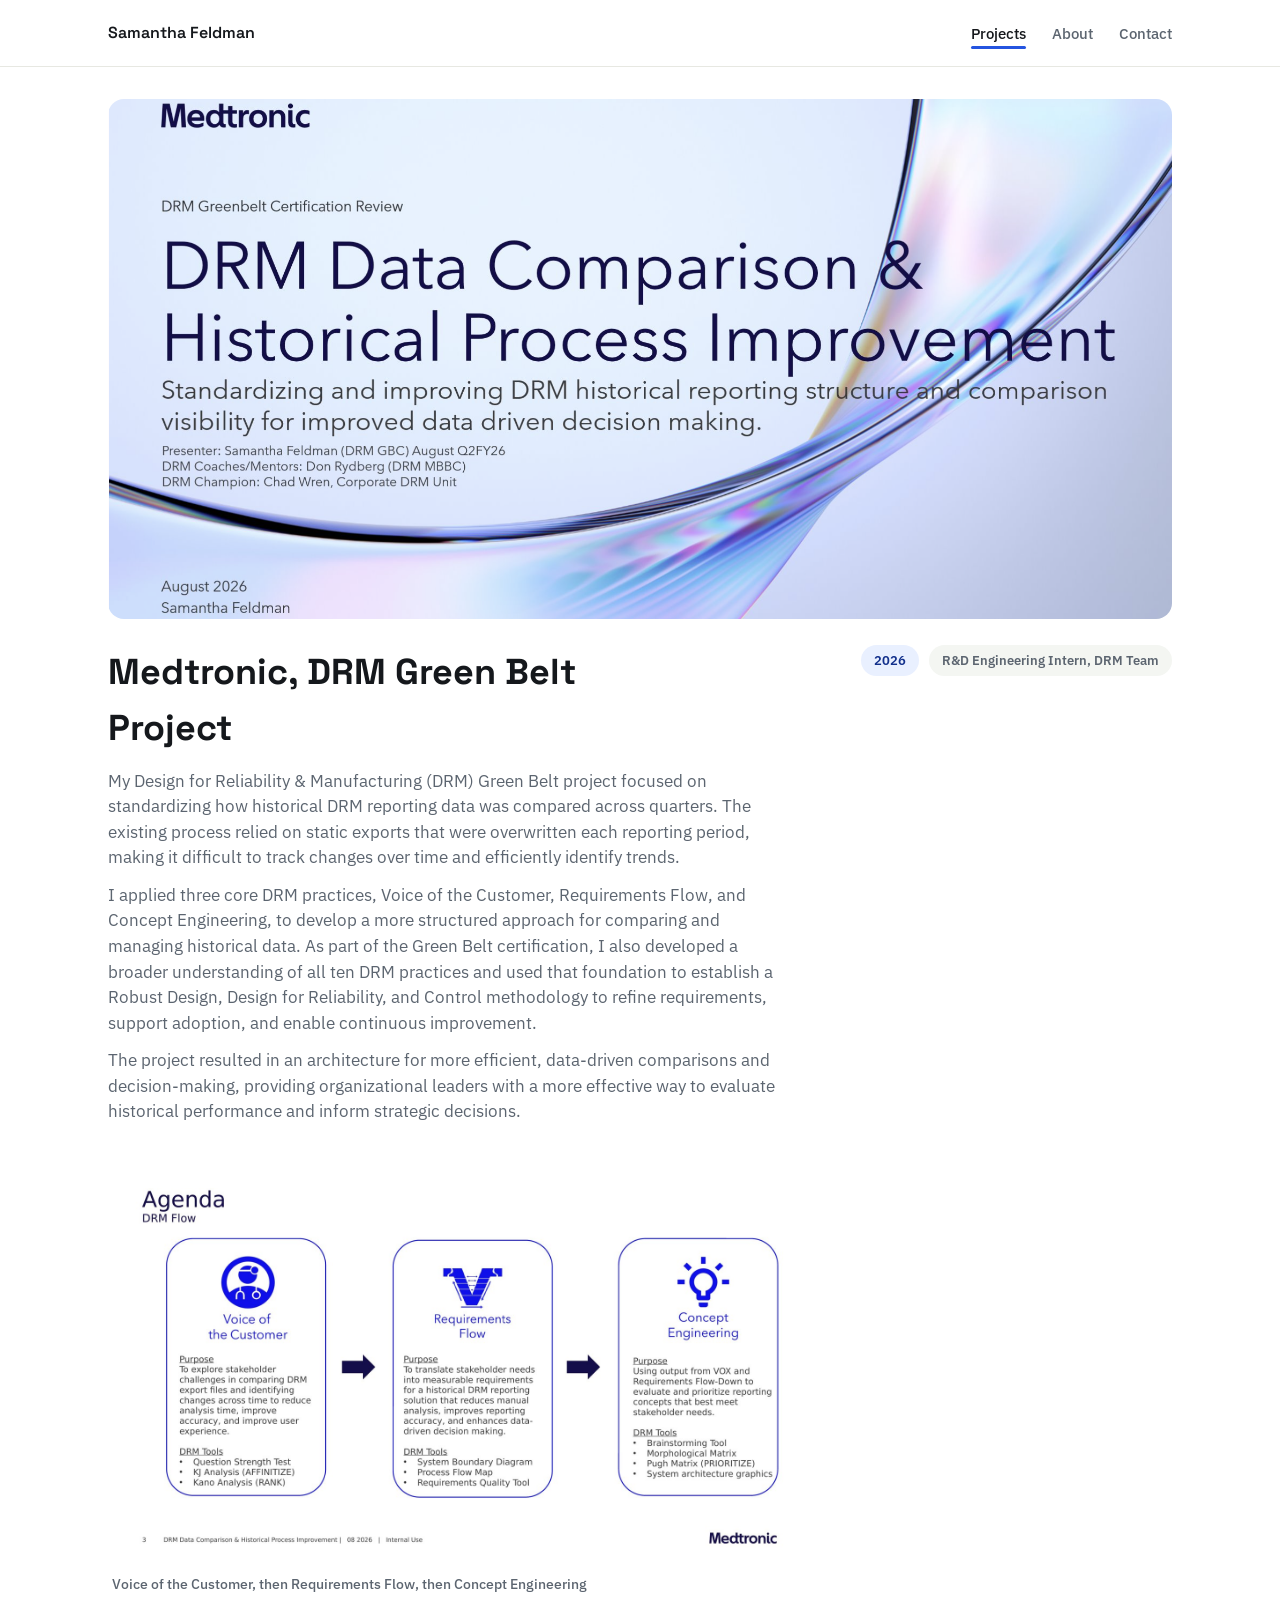
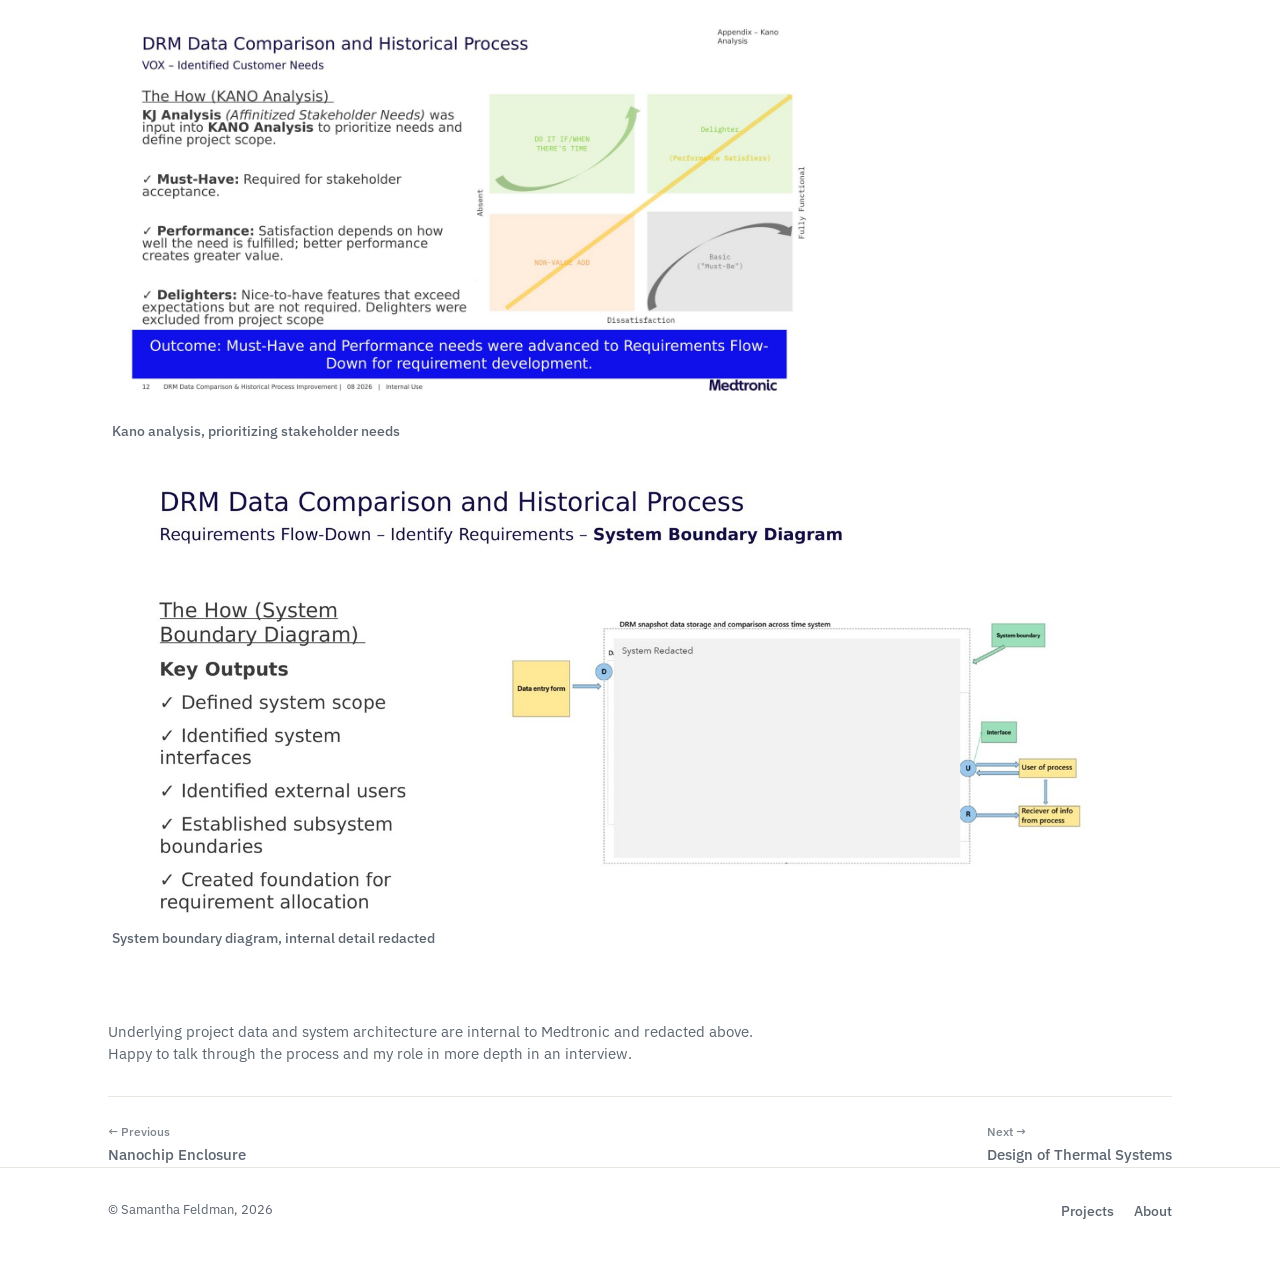
<file: projects/medtronic.html>
<!DOCTYPE html>
<html lang="en">
<head>
<meta charset="UTF-8">
<meta name="viewport" content="width=device-width, initial-scale=1.0">
<title>Medtronic, DRM Green Belt Project, Samantha Feldman</title>
<link rel="stylesheet" href="../style.css">
</head>
<body>

<nav class="site-nav">
  <div class="wrap">
    <a class="brand" href="../index.html">Samantha Feldman</a>
    <ul class="nav-links">
      <li><a href="../index.html" class="active">Projects</a></li>
      <li><a href="../about.html">About</a></li>
      <li><a href="mailto:samantha.feldman@wustl.edu">Contact</a></li>
    </ul>
  </div>
</nav>

<main class="wrap">

  <section class="project-hero reveal">
    <button class="gallery-item hero-item" data-type="image" data-full="../assets/media/medtronic_title_slide.png" data-caption="Title slide: DRM Data Comparison &amp; Historical Process Improvement, DRM Greenbelt Certification Review, Samantha Feldman, August 2026">
      <div class="thumb"><img src="../assets/media/medtronic_title_slide.png" alt="Title slide: DRM Data Comparison and Historical Process Improvement, DRM Greenbelt Certification Review"></div>
    </button>
  </section>

  <div class="project-title-row">
    <h1>Medtronic, DRM Green Belt Project</h1>
    <div class="project-meta-row">
      <span class="pill accent">2026</span>
      <span class="pill">R&amp;D Engineering Intern, DRM Team</span>
    </div>
  </div>

  <div class="project-intro">
    <p>My Design for Reliability &amp; Manufacturing (DRM) Green Belt project focused on standardizing how historical DRM reporting data was compared across quarters. The existing process relied on static exports that were overwritten each reporting period, making it difficult to track changes over time and efficiently identify trends.</p>
    <p>I applied three core DRM practices, Voice of the Customer, Requirements Flow, and Concept Engineering, to develop a more structured approach for comparing and managing historical data. As part of the Green Belt certification, I also developed a broader understanding of all ten DRM practices and used that foundation to establish a Robust Design, Design for Reliability, and Control methodology to refine requirements, support adoption, and enable continuous improvement.</p>
    <p>The project resulted in an architecture for more efficient, data-driven comparisons and decision-making, providing organizational leaders with a more effective way to evaluate historical performance and inform strategic decisions.</p>
  </div>

  <section class="gallery">
    <div class="gallery-grid">
      <button class="gallery-item wide" data-type="image" data-full="../assets/media/medtronic_drm_flow.jpg" data-caption="The three-stage DRM flow: Voice of the Customer, Requirements Flow, Concept Engineering">
        <div class="thumb"><img src="../assets/media/medtronic_drm_flow.jpg" alt="DRM flow diagram"></div>
        <span class="cap">Voice of the Customer, then Requirements Flow, then Concept Engineering</span>
      </button>
      <button class="gallery-item wide" data-type="image" data-full="../assets/media/medtronic_kano.jpg" data-caption="Kano analysis: sorting stakeholder needs into must-have, performance, and delighter">
        <div class="thumb"><img src="../assets/media/medtronic_kano.jpg" alt="Kano analysis diagram"></div>
        <span class="cap">Kano analysis, prioritizing stakeholder needs</span>
      </button>
      <button class="gallery-item gallery-full" data-type="image" data-full="../assets/media/medtronic_system_boundary.jpg" data-caption="System boundary diagram for the reporting solution. Outcome: enabled allocation of needs to system functions, interfaces, and subsystems. Internal system detail redacted.">
        <div class="thumb"><img src="../assets/media/medtronic_system_boundary.jpg" alt="System boundary diagram"></div>
        <span class="cap">System boundary diagram, internal detail redacted</span>
      </button>
    </div>
  </section>

  <div class="project-intro" style="padding-top:0;">
    <p style="font-size:14.5px;">Underlying project data and system architecture are internal to Medtronic and redacted above. Happy to talk through the process and my role in more depth in an interview.</p>
  </div>

</main>

<div class="wrap">
  <div class="project-pager">
    <a href="nanochip-enclosure.html"><span class="dir">← Previous</span>Nanochip Enclosure</a>
    <a href="design-thermal-systems.html"><span class="dir">Next →</span>Design of Thermal Systems</a>
  </div>
</div>

<footer class="site-footer">
  <div class="wrap">
    <p>© Samantha Feldman, <span data-year></span></p>
    <ul class="footer-links">
      <li><a href="../index.html">Projects</a></li>
      <li><a href="../about.html">About</a></li>
    </ul>
  </div>
</footer>

<div id="lightbox" class="lightbox" hidden>
  <button class="lb-close" aria-label="Close">&times;</button>
  <button class="lb-prev" aria-label="Previous">&lsaquo;</button>
  <div class="lb-stage">
    <div class="lb-media"></div>
    <p class="lb-caption"></p>
  </div>
  <button class="lb-next" aria-label="Next">&rsaquo;</button>
</div>

<script src="../script.js"></script>
</body>
</html>
</file>
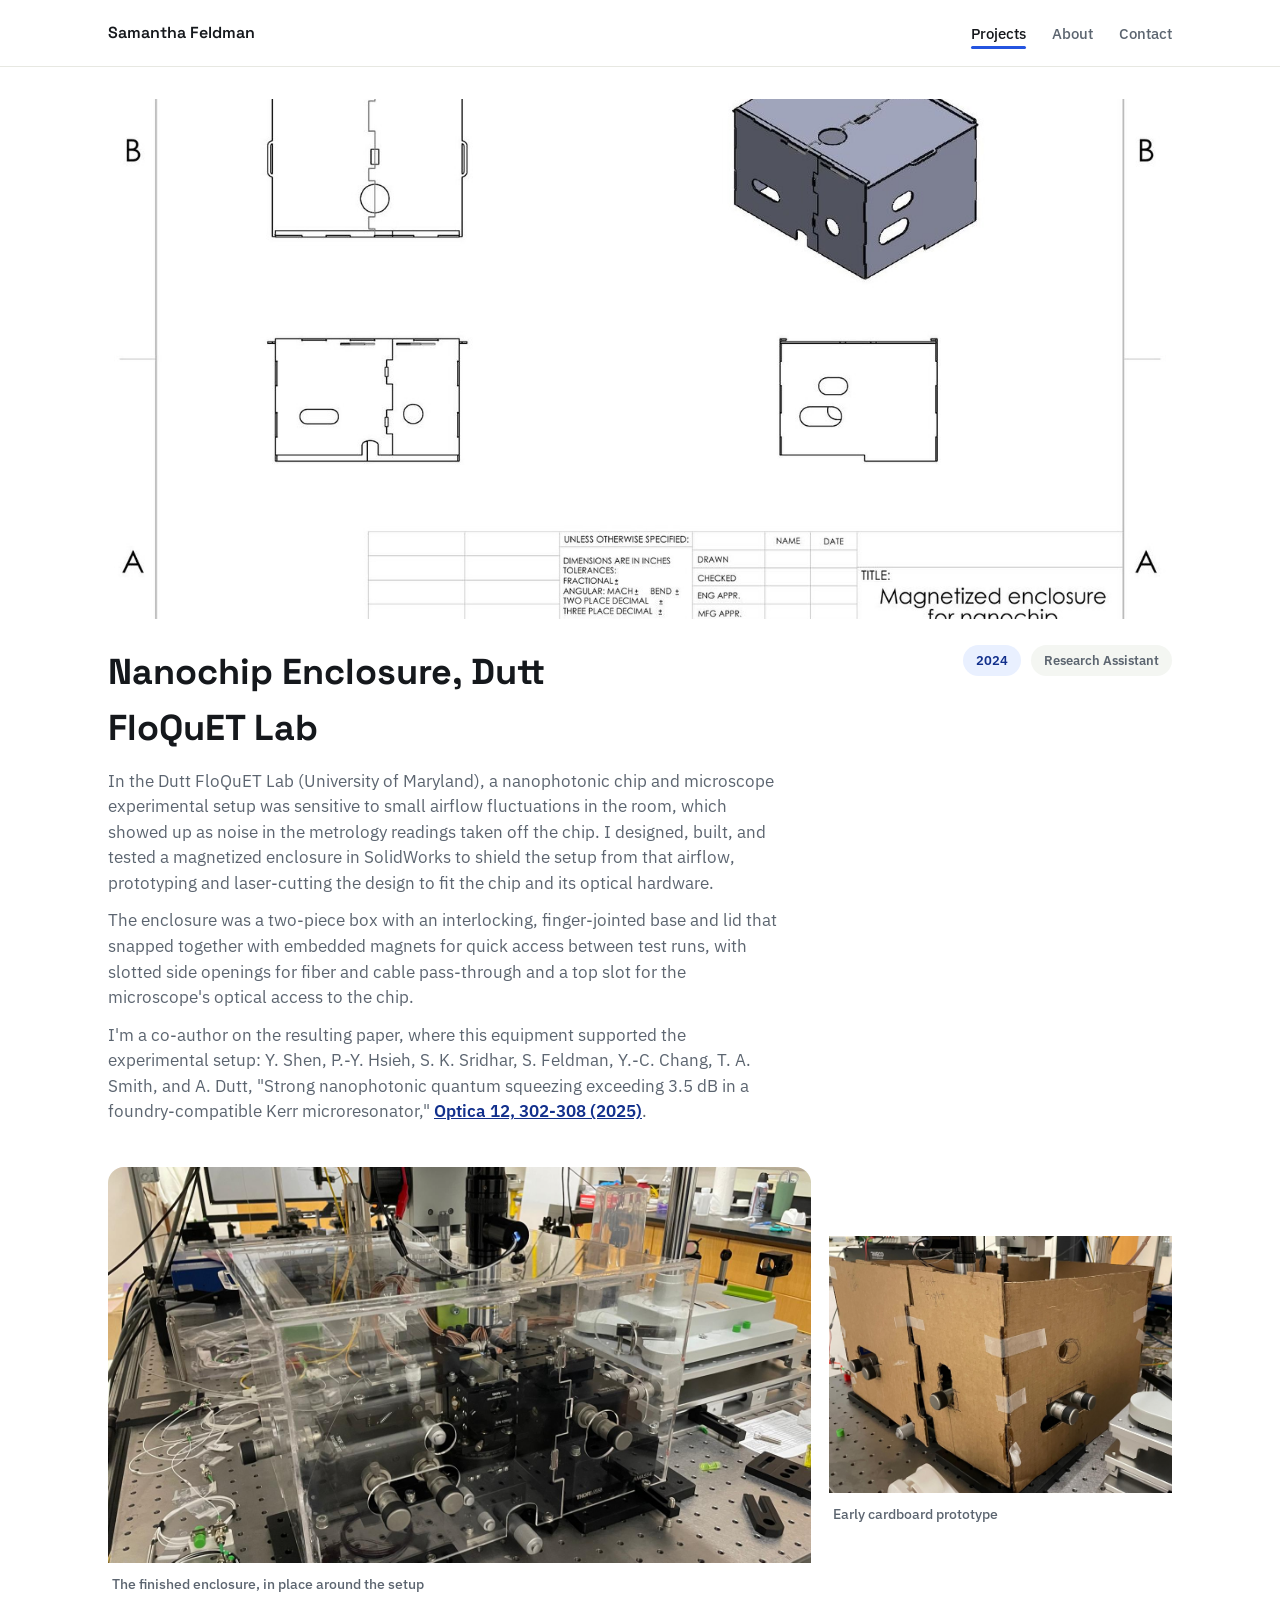
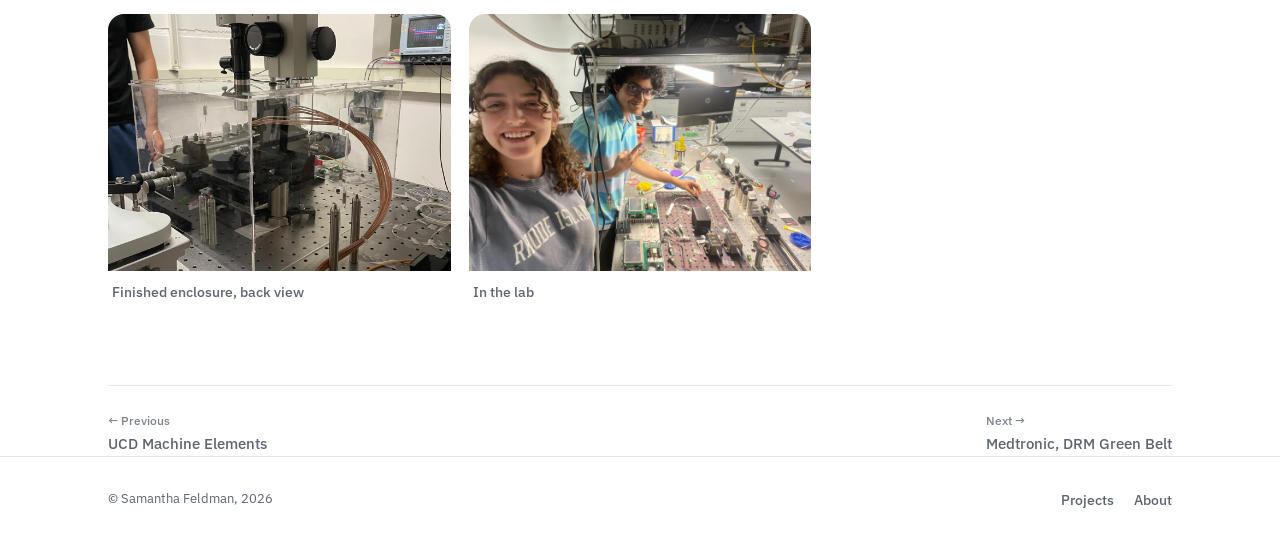
<file: projects/nanochip-enclosure.html>
<!DOCTYPE html>
<html lang="en">
<head>
<meta charset="UTF-8">
<meta name="viewport" content="width=device-width, initial-scale=1.0">
<title>Nanochip Enclosure, Dutt FloQuET Lab, Samantha Feldman</title>
<link rel="stylesheet" href="../style.css">
</head>
<body>

<nav class="site-nav">
  <div class="wrap">
    <a class="brand" href="../index.html">Samantha Feldman</a>
    <ul class="nav-links">
      <li><a href="../index.html" class="active">Projects</a></li>
      <li><a href="../about.html">About</a></li>
      <li><a href="mailto:samantha.feldman@wustl.edu">Contact</a></li>
    </ul>
  </div>
</nav>

<main class="wrap">

  <section class="project-hero reveal">
    <button class="gallery-item hero-item" data-type="image" data-full="../assets/media/nanochip_dwg-1.jpg" data-caption="SolidWorks drawing of the magnetized nanochip enclosure, top, front, and side views">
      <div class="thumb"><img src="../assets/media/nanochip_dwg-1.jpg" alt="SolidWorks drawing of the magnetized nanochip enclosure"></div>
    </button>
  </section>

  <div class="project-title-row">
    <h1>Nanochip Enclosure, Dutt FloQuET Lab</h1>
    <div class="project-meta-row">
      <span class="pill accent">2024</span>
      <span class="pill">Research Assistant</span>
    </div>
  </div>

  <div class="project-intro">
    <p>In the Dutt FloQuET Lab (University of Maryland), a nanophotonic chip and microscope experimental setup was sensitive to small airflow fluctuations in the room, which showed up as noise in the metrology readings taken off the chip. I designed, built, and tested a magnetized enclosure in SolidWorks to shield the setup from that airflow, prototyping and laser-cutting the design to fit the chip and its optical hardware.</p>
    <p>The enclosure was a two-piece box with an interlocking, finger-jointed base and lid that snapped together with embedded magnets for quick access between test runs, with slotted side openings for fiber and cable pass-through and a top slot for the microscope's optical access to the chip.</p>
    <p>I'm a co-author on the resulting paper, where this equipment supported the experimental setup: Y. Shen, P.-Y. Hsieh, S. K. Sridhar, S. Feldman, Y.-C. Chang, T. A. Smith, and A. Dutt, "Strong nanophotonic quantum squeezing exceeding 3.5 dB in a foundry-compatible Kerr microresonator," <a href="https://arxiv.org/abs/2411.11679" target="_blank" rel="noopener" style="color:var(--accent-ink); font-weight:600;">Optica 12, 302-308 (2025)</a>.</p>
  </div>

  <section class="gallery">
    <div class="gallery-grid">
      <button class="gallery-item wide" data-type="image" data-full="../assets/media/nanochip_final_box_front.jpeg" data-caption="The finished enclosure in place around the nanochip and microscope optics">
        <div class="thumb"><img src="../assets/media/nanochip_final_box_front.jpeg" alt="The finished acrylic enclosure around the nanochip and microscope setup"></div>
        <span class="cap">The finished enclosure, in place around the setup</span>
      </button>
      <button class="gallery-item" data-type="image" data-full="../assets/media/nanochip_prototype_cardboard.jpeg" data-caption="An early cardboard prototype of the enclosure, used to check fit and access points before laser-cutting the final version">
        <div class="thumb"><img src="../assets/media/nanochip_prototype_cardboard.jpeg" alt="Cardboard prototype of the enclosure around the nanochip setup"></div>
        <span class="cap">Early cardboard prototype</span>
      </button>
      <button class="gallery-item" data-type="image" data-full="../assets/media/nanochip_final_box_back.jpeg" data-caption="The finished enclosure, back view">
        <div class="thumb"><img src="../assets/media/nanochip_final_box_back.jpeg" alt="Back view of the finished enclosure"></div>
        <span class="cap">Finished enclosure, back view</span>
      </button>
      <button class="gallery-item" data-type="image" data-full="../assets/media/nanochip_lab_selfie.jpeg" data-caption="Working in the Dutt FloQuET Lab">
        <div class="thumb"><img src="../assets/media/nanochip_lab_selfie.jpeg" alt="Working in the lab with a labmate"></div>
        <span class="cap">In the lab</span>
      </button>
    </div>
  </section>

</main>

<div class="wrap">
  <div class="project-pager">
    <a href="ucd-machine-elements.html"><span class="dir">← Previous</span>UCD Machine Elements</a>
    <a href="medtronic.html"><span class="dir">Next →</span>Medtronic, DRM Green Belt</a>
  </div>
</div>

<footer class="site-footer">
  <div class="wrap">
    <p>© Samantha Feldman, <span data-year></span></p>
    <ul class="footer-links">
      <li><a href="../index.html">Projects</a></li>
      <li><a href="../about.html">About</a></li>
    </ul>
  </div>
</footer>

<div id="lightbox" class="lightbox" hidden>
  <button class="lb-close" aria-label="Close">&times;</button>
  <button class="lb-prev" aria-label="Previous">&lsaquo;</button>
  <div class="lb-stage">
    <div class="lb-media"></div>
    <p class="lb-caption"></p>
  </div>
  <button class="lb-next" aria-label="Next">&rsaquo;</button>
</div>

<script src="../script.js"></script>
</body>
</html>
</file>
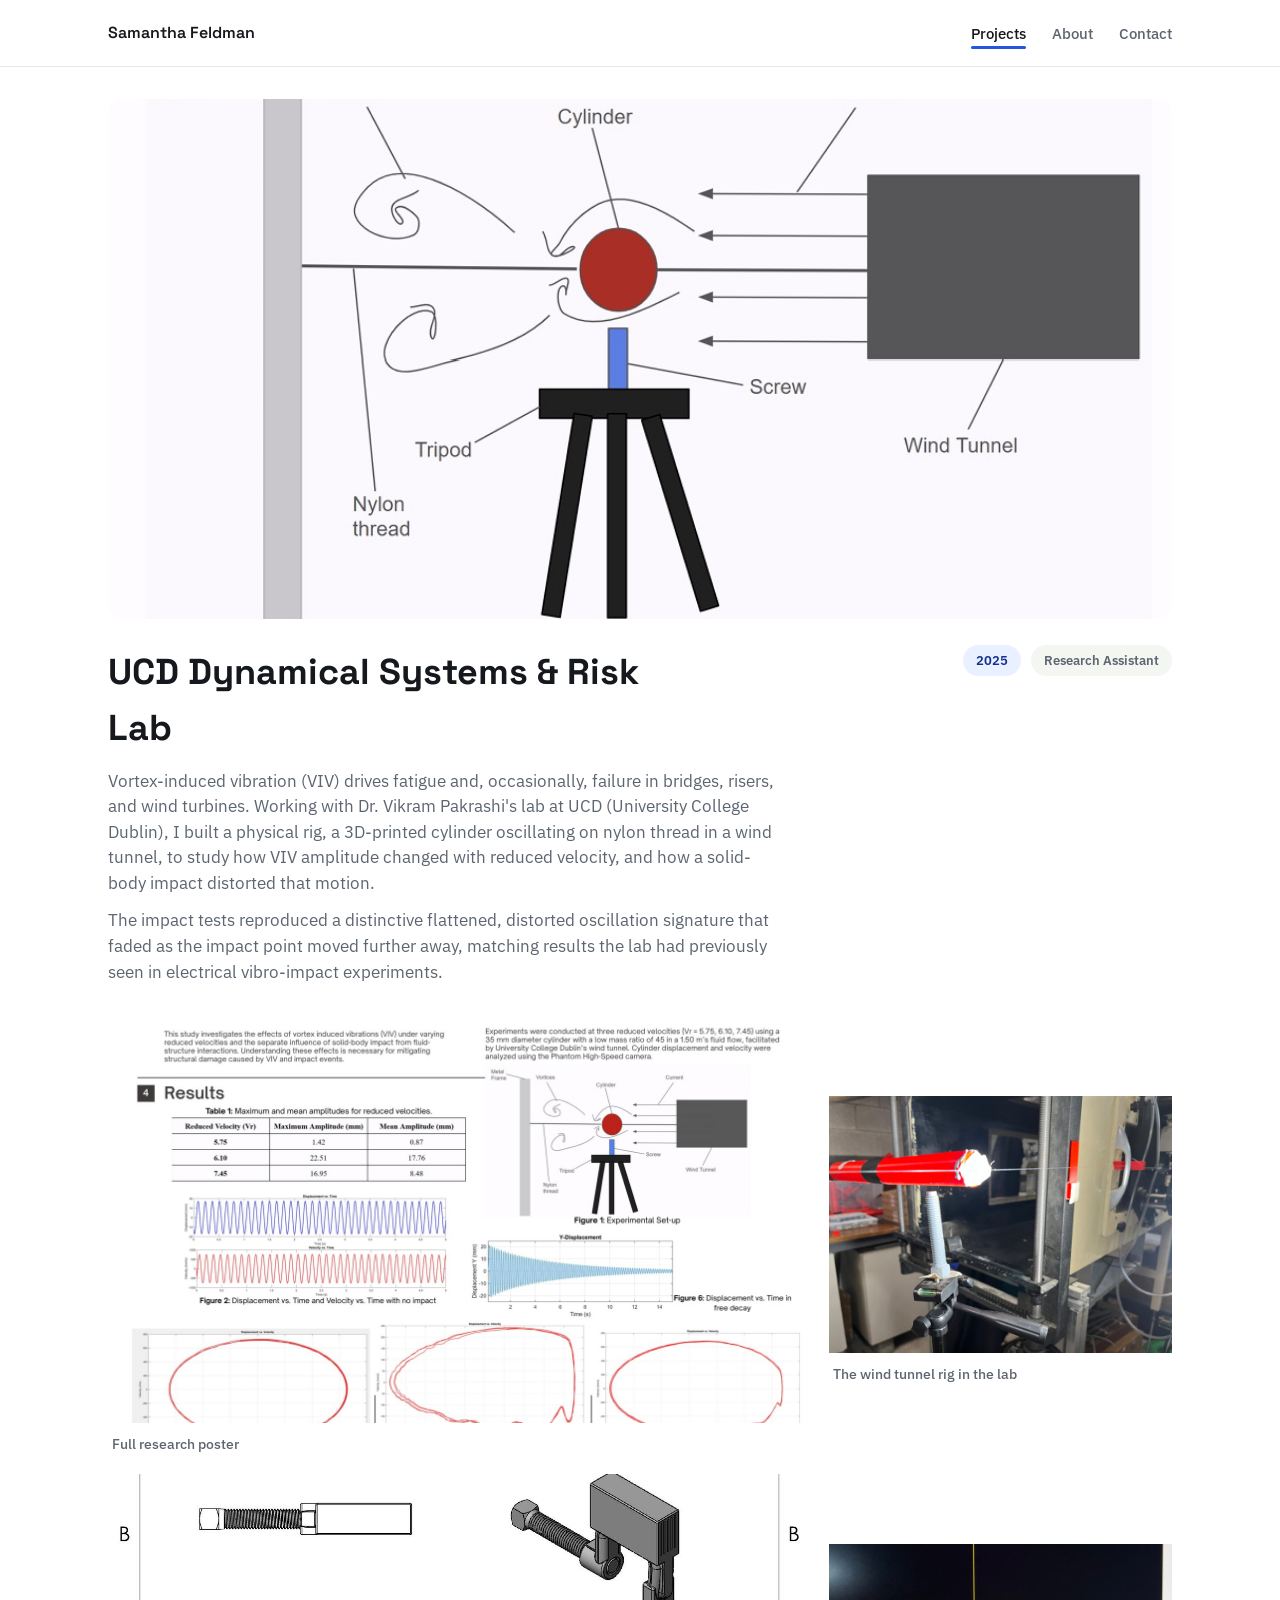
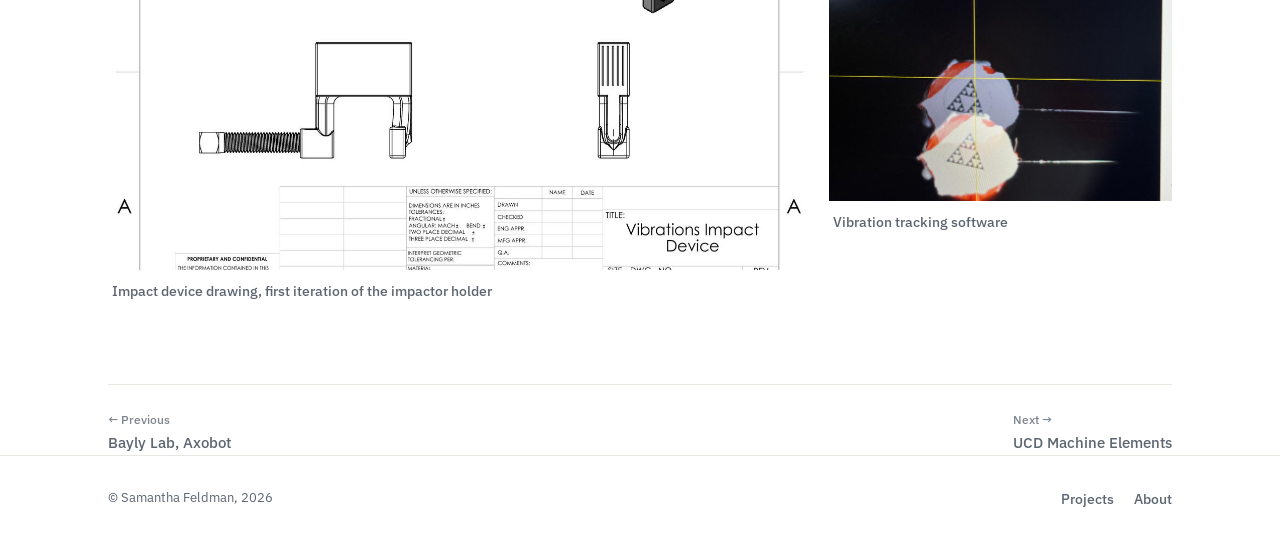
<file: projects/ucd-dynamical-systems.html>
<!DOCTYPE html>
<html lang="en">
<head>
<meta charset="UTF-8">
<meta name="viewport" content="width=device-width, initial-scale=1.0">
<title>UCD Dynamical Systems &amp; Risk Lab, Samantha Feldman</title>
<link rel="stylesheet" href="../style.css">
</head>
<body>

<nav class="site-nav">
  <div class="wrap">
    <a class="brand" href="../index.html">Samantha Feldman</a>
    <ul class="nav-links">
      <li><a href="../index.html" class="active">Projects</a></li>
      <li><a href="../about.html">About</a></li>
      <li><a href="mailto:samantha.feldman@wustl.edu">Contact</a></li>
    </ul>
  </div>
</nav>

<main class="wrap">

  <section class="project-hero reveal">
    <button class="gallery-item hero-item" data-type="image" data-full="../assets/media/vib_setup_diagram.jpg" data-caption="Experimental setup: a cylinder suspended on nylon thread in a wind tunnel's crossflow, with an impactor beneath it">
      <div class="thumb"><img src="../assets/media/vib_setup_diagram.jpg" alt="Diagram of the experimental setup: wind tunnel, cylinder, vortices, nylon thread, and impact screw"></div>
    </button>
  </section>

  <div class="project-title-row">
    <h1>UCD Dynamical Systems &amp; Risk Lab</h1>
    <div class="project-meta-row">
      <span class="pill accent">2025</span>
      <span class="pill">Research Assistant</span>
    </div>
  </div>

  <div class="project-intro">
    <p>Vortex-induced vibration (VIV) drives fatigue and, occasionally, failure in bridges, risers, and wind turbines. Working with Dr. Vikram Pakrashi's lab at UCD (University College Dublin), I built a physical rig, a 3D-printed cylinder oscillating on nylon thread in a wind tunnel, to study how VIV amplitude changed with reduced velocity, and how a solid-body impact distorted that motion.</p>
    <p>The impact tests reproduced a distinctive flattened, distorted oscillation signature that faded as the impact point moved further away, matching results the lab had previously seen in electrical vibro-impact experiments.</p>
  </div>

  <section class="gallery">
    <div class="gallery-grid">
      <button class="gallery-item wide" data-type="image" data-full="../assets/media/vib_poster-1.jpg" data-caption="Full research poster: setup, reduced-velocity results, and impact-response findings">
        <div class="thumb"><img src="../assets/media/vib_poster-1.jpg" alt="Research poster: Vortex-Induced Vibrations and Impact Displacement Response"></div>
        <span class="cap">Full research poster</span>
      </button>
      <button class="gallery-item wide" data-type="image" data-full="../assets/media/vib_impact_dwg-1.jpg" data-caption="First iteration of the impactor holder: the apparatus that positions the piece which strikes the oscillating cylinder">
        <div class="thumb"><img src="../assets/media/vib_impact_dwg-1.jpg" alt="SolidWorks drawing of the vibrations impact device"></div>
        <span class="cap">Impact device drawing, first iteration of the impactor holder</span>
      </button>
      <button class="gallery-item" data-type="image" data-full="../assets/media/ucd_lab_windtunnel_setup.jpeg" data-caption="The actual wind tunnel rig: the oscillating cylinder on nylon thread with the impactor positioned beneath it">
        <div class="thumb"><img src="../assets/media/ucd_lab_windtunnel_setup.jpeg" alt="Photo of the wind tunnel test rig with the cylinder and impactor"></div>
        <span class="cap">The wind tunnel rig in the lab</span>
      </button>
      <button class="gallery-item" data-type="image" data-full="../assets/media/ucd_lab_tracking_software.jpeg" data-caption="Video tracking software used to measure the cylinder's oscillation">
        <div class="thumb"><img src="../assets/media/ucd_lab_tracking_software.jpeg" alt="Screen capture of the vibration tracking software analyzing the cylinder's motion"></div>
        <span class="cap">Vibration tracking software</span>
      </button>
    </div>
  </section>

</main>

<div class="wrap">
  <div class="project-pager">
    <a href="axobot.html"><span class="dir">← Previous</span>Bayly Lab, Axobot</a>
    <a href="ucd-machine-elements.html"><span class="dir">Next →</span>UCD Machine Elements</a>
  </div>
</div>

<footer class="site-footer">
  <div class="wrap">
    <p>© Samantha Feldman, <span data-year></span></p>
    <ul class="footer-links">
      <li><a href="../index.html">Projects</a></li>
      <li><a href="../about.html">About</a></li>
    </ul>
  </div>
</footer>

<div id="lightbox" class="lightbox" hidden>
  <button class="lb-close" aria-label="Close">&times;</button>
  <button class="lb-prev" aria-label="Previous">&lsaquo;</button>
  <div class="lb-stage">
    <div class="lb-media"></div>
    <p class="lb-caption"></p>
  </div>
  <button class="lb-next" aria-label="Next">&rsaquo;</button>
</div>

<script src="../script.js"></script>
</body>
</html>
</file>
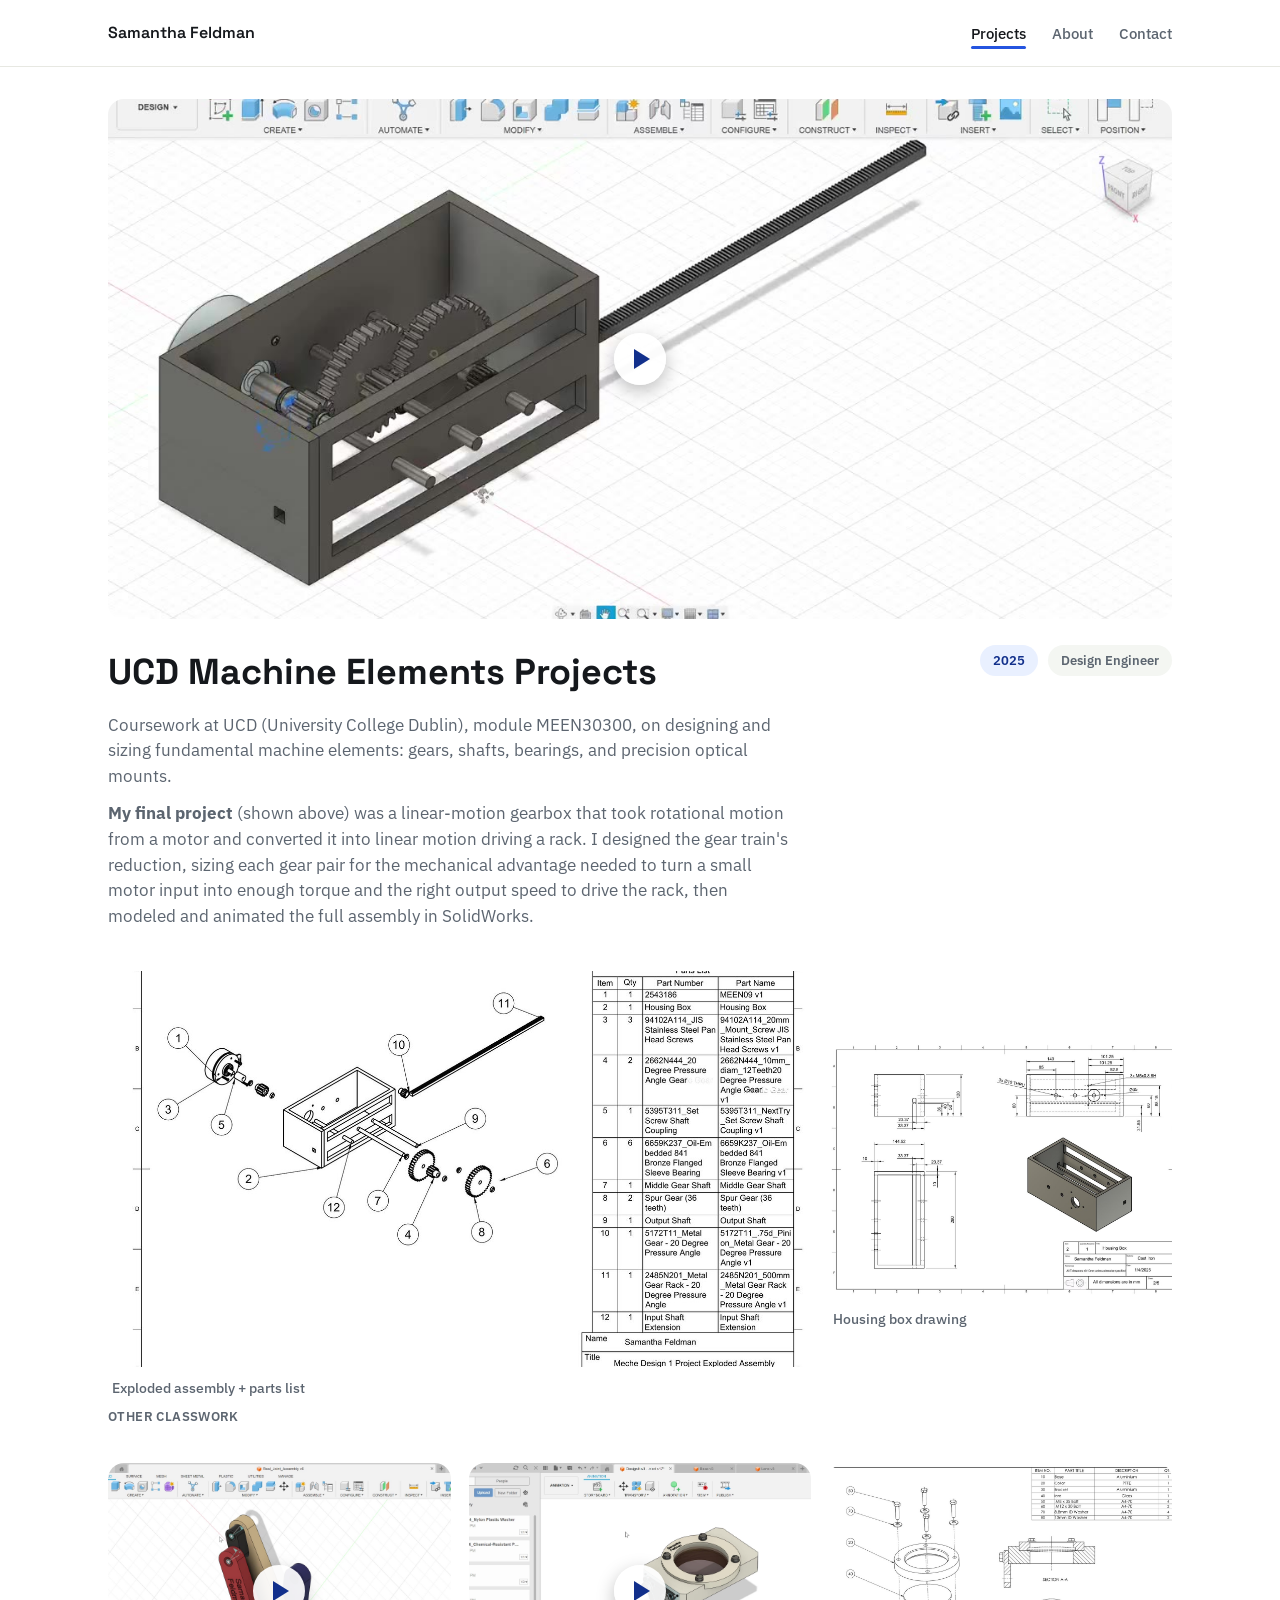
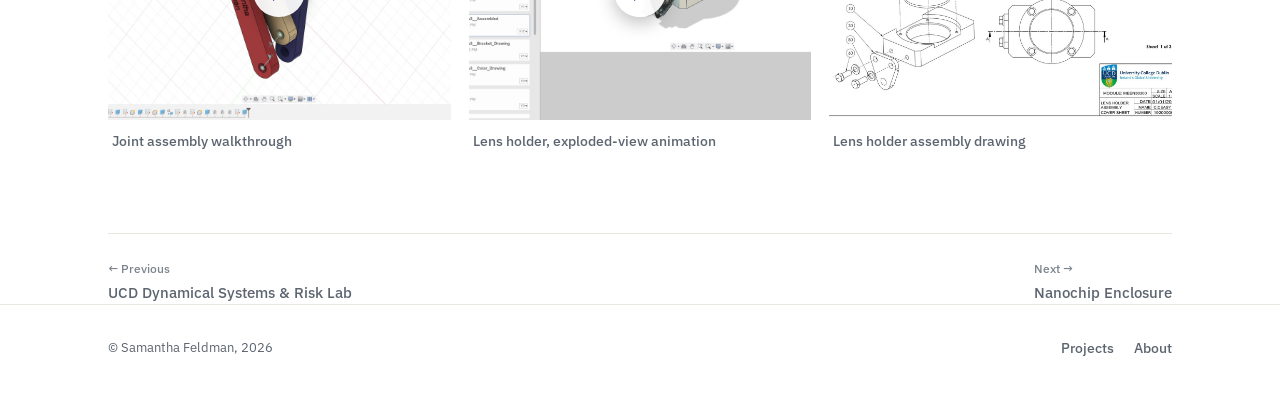
<file: projects/ucd-machine-elements.html>
<!DOCTYPE html>
<html lang="en">
<head>
<meta charset="UTF-8">
<meta name="viewport" content="width=device-width, initial-scale=1.0">
<title>UCD Machine Elements Projects, Samantha Feldman</title>
<link rel="stylesheet" href="../style.css">
</head>
<body>

<nav class="site-nav">
  <div class="wrap">
    <a class="brand" href="../index.html">Samantha Feldman</a>
    <ul class="nav-links">
      <li><a href="../index.html" class="active">Projects</a></li>
      <li><a href="../about.html">About</a></li>
      <li><a href="mailto:samantha.feldman@wustl.edu">Contact</a></li>
    </ul>
  </div>
</nav>

<main class="wrap">

  <section class="project-hero reveal">
    <button class="gallery-item hero-item" data-type="video" data-full="../assets/media/motionstudy_web.mp4" data-caption="My final project: a gear train converting a motor's rotation into linear motion driving a rack, with a gear reduction I designed">
      <div class="thumb"><img src="../assets/media/motionstudy_thumb.jpg" alt="Motion study of the gear train driving the rack"><span class="play"></span></div>
    </button>
  </section>

  <div class="project-title-row">
    <h1>UCD Machine Elements Projects</h1>
    <div class="project-meta-row">
      <span class="pill accent">2025</span>
      <span class="pill">Design Engineer</span>
    </div>
  </div>

  <div class="project-intro">
    <p>Coursework at UCD (University College Dublin), module MEEN30300, on designing and sizing fundamental machine elements: gears, shafts, bearings, and precision optical mounts.</p>
    <p><strong>My final project</strong> (shown above) was a linear-motion gearbox that took rotational motion from a motor and converted it into linear motion driving a rack. I designed the gear train's reduction, sizing each gear pair for the mechanical advantage needed to turn a small motor input into enough torque and the right output speed to drive the rack, then modeled and animated the full assembly in SolidWorks.</p>
  </div>

  <section class="gallery tight">
    <div class="gallery-grid">

      <button class="gallery-item wide" data-type="image" data-full="../assets/media/gearbox_exploded-1.jpg" data-caption="Exploded assembly of the gear train and rack, with parts list">
        <div class="thumb"><img src="../assets/media/gearbox_exploded-1.jpg" alt="Exploded assembly drawing of the linear motion and gearbox machine"></div>
        <span class="cap">Exploded assembly + parts list</span>
      </button>

      <button class="gallery-item" data-type="image" data-full="../assets/media/gearbox_housing-2.jpg" data-caption="Dimensioned drawing of the cast-iron gearbox housing box">
        <div class="thumb"><img src="../assets/media/gearbox_housing-2.jpg" alt="Dimensioned drawing of the gearbox housing box"></div>
        <span class="cap">Housing box drawing</span>
      </button>

    </div>
  </section>

  <p class="gallery-label">Other classwork</p>
  <section class="gallery">
    <div class="gallery-grid">

      <button class="gallery-item" data-type="video" data-full="../assets/media/joint_assembly_web.mp4" data-caption="Assembly walkthrough of the shaft, coupling, and bearing joints">
        <div class="thumb"><img src="../assets/media/joint_assembly_thumb.jpg" alt="Joint assembly video thumbnail"><span class="play"></span></div>
        <span class="cap">Joint assembly walkthrough</span>
      </button>

      <button class="gallery-item" data-type="video" data-full="../assets/media/exploded_anim_web.mp4" data-caption="Exploded-view animation of the lens holder assembly sequence">
        <div class="thumb"><img src="../assets/media/exploded_anim_thumb.jpg" alt="Exploded-view animation thumbnail"><span class="play"></span></div>
        <span class="cap">Lens holder, exploded-view animation</span>
      </button>

      <button class="gallery-item" data-type="image" data-full="../assets/media/lens_holder-1.jpg" data-caption="Separate coursework piece: a lens holder assembly with an aluminium base and bracket, PTFE collar, and glass lens">
        <div class="thumb"><img src="../assets/media/lens_holder-1.jpg" alt="SolidWorks drawing of the lens holder assembly"></div>
        <span class="cap">Lens holder assembly drawing</span>
      </button>

    </div>
  </section>

</main>

<div class="wrap">
  <div class="project-pager">
    <a href="ucd-dynamical-systems.html"><span class="dir">← Previous</span>UCD Dynamical Systems &amp; Risk Lab</a>
    <a href="nanochip-enclosure.html"><span class="dir">Next →</span>Nanochip Enclosure</a>
  </div>
</div>

<footer class="site-footer">
  <div class="wrap">
    <p>© Samantha Feldman, <span data-year></span></p>
    <ul class="footer-links">
      <li><a href="../index.html">Projects</a></li>
      <li><a href="../about.html">About</a></li>
    </ul>
  </div>
</footer>

<div id="lightbox" class="lightbox" hidden>
  <button class="lb-close" aria-label="Close">&times;</button>
  <button class="lb-prev" aria-label="Previous">&lsaquo;</button>
  <div class="lb-stage">
    <div class="lb-media"></div>
    <p class="lb-caption"></p>
  </div>
  <button class="lb-next" aria-label="Next">&rsaquo;</button>
</div>

<script src="../script.js"></script>
</body>
</html>
</file>
<file: style.css>
/* ==========================================================================
   Samantha Feldman, Engineering Portfolio
   Clean, photo-led, click-through design
   ========================================================================== */

@import url('https://fonts.googleapis.com/css2?family=Space+Grotesk:wght@500;600;700&family=IBM+Plex+Sans:wght@400;500;600&display=swap');

:root{
  --bg: #ffffff;
  --bg-soft: #f4f6f2;
  --ink: #15181c;
  --muted: #5c6570;
  --accent: #2454e0;
  --accent-ink: #12308c;
  --accent-2: #4d7cf0;
  --line: #e7e8e2;
  --line-soft: #f0f1ec;
  --max: 1120px;
  --radius: 18px;
  --sans: 'IBM Plex Sans', -apple-system, BlinkMacSystemFont, sans-serif;
  --display: 'Space Grotesk', var(--sans);
}

*{ box-sizing: border-box; }
html{ scroll-behavior: smooth; }

body{
  margin: 0;
  background: var(--bg);
  color: var(--ink);
  font-family: var(--sans);
  font-size: 16px;
  line-height: 1.55;
  -webkit-font-smoothing: antialiased;
}

img{ max-width: 100%; display: block; }
a{ color: inherit; }
::selection{ background: var(--accent); color: #fff; }
:focus-visible{ outline: 3px solid var(--accent); outline-offset: 3px; }

@media (prefers-reduced-motion: reduce){
  *, *::before, *::after{ animation-duration: 0.001ms !important; transition-duration: 0.001ms !important; }
}

.wrap{ max-width: var(--max); margin: 0 auto; padding: 0 28px; }

/* ---------- Nav ---------- */
.site-nav{
  position: sticky; top: 0; z-index: 50;
  background: rgba(255,255,255,0.88);
  backdrop-filter: blur(10px);
  border-bottom: 1px solid var(--line);
}
.site-nav .wrap{ display: flex; align-items: center; justify-content: space-between; height: 66px; }
.brand{ font-family: var(--display); font-weight: 600; font-size: 16px; color: var(--ink); text-decoration: none; }
.nav-links{ display: flex; gap: 26px; list-style: none; margin: 0; padding: 0; }
.nav-links a{ text-decoration: none; font-size: 14.5px; font-weight: 500; color: var(--muted); position: relative; padding: 4px 0; transition: color .15s ease; }
.nav-links a:hover, .nav-links a.active{ color: var(--ink); }
.nav-links a.active::after{ content:""; position:absolute; left:0; right:0; bottom:-2px; height:3px; border-radius: 2px; background: var(--accent); }

/* ---------- Hero ---------- */
.hero{ padding: 60px 0 52px; }
.hero .wrap{ display: grid; grid-template-columns: 240px 1fr; gap: 48px; align-items: center; }
.hero-frame{
  position: relative;
  aspect-ratio: 1/1;
  border-radius: 28px;
  overflow: hidden;
  background: var(--bg-soft);
  transform: rotate(-3deg);
  box-shadow: 0 18px 40px -18px rgba(21,24,28,0.28);
}
.hero-frame img{ width: 100%; height: 100%; object-fit: cover; }

.hero-copy .eyebrow{
  display: inline-block;
  font-size: 13px; font-weight: 600;
  color: var(--accent-ink);
  background: #e9f0ff;
  padding: 5px 12px;
  border-radius: 999px;
  margin: 0 0 14px;
}
.hero-copy h1{
  font-family: var(--display); font-weight: 700;
  font-size: clamp(28px, 3.6vw, 42px);
  line-height: 1.14; margin: 0 0 16px; max-width: 20ch;
}
.hero-copy p{ color: var(--muted); max-width: 60ch; margin: 0 0 14px; }
.hero-copy p:last-of-type{ margin-bottom: 22px; }
.hero-actions{ display: flex; gap: 12px; flex-wrap: wrap; }

.btn{
  display: inline-flex; align-items: center; gap: 8px;
  padding: 11px 20px; font-size: 14.5px; font-family: var(--sans); font-weight: 600;
  text-decoration: none; border-radius: 999px;
  border: 1.5px solid var(--line); color: var(--ink); background: transparent;
  transition: transform .15s ease, border-color .15s ease, background .15s ease, color .15s ease;
}
.btn:hover{ transform: translateY(-2px); border-color: var(--ink); }
.btn.solid{ background: var(--accent); border-color: var(--accent); color: #fff; }
.btn.solid:hover{ background: var(--accent-ink); border-color: var(--accent-ink); }

/* ---------- Section heading ---------- */
.section-head{ display: flex; align-items: baseline; justify-content: space-between; margin: 0 0 26px; }
.section-head h2{ font-family: var(--display); font-size: 22px; font-weight: 700; margin: 0; }
.section-head .count{ font-size: 13px; color: var(--muted); font-weight: 500; }

/* ---------- Project grid ---------- */
.project-index{ padding: 8px 0 90px; }
.grid{ display: grid; grid-template-columns: repeat(3, 1fr); gap: 24px; }
.card{
  text-decoration: none; color: var(--ink); display: block;
  border-radius: var(--radius);
  background: var(--bg-soft);
  overflow: hidden;
  transition: transform .22s ease, box-shadow .22s ease;
}
.card:hover{ transform: translateY(-6px) rotate(-0.6deg); box-shadow: 0 20px 40px -20px rgba(21,24,28,0.3); }
.card-media{ position: relative; aspect-ratio: 4/3; overflow: hidden; background: var(--line-soft); }
.card-media img{ width: 100%; height: 100%; object-fit: cover; transition: transform .5s ease; }
.card:hover .card-media img{ transform: scale(1.06); }
.card-sheet{
  position: absolute; top: 10px; left: 10px;
  font-family: var(--display); font-size: 12px; font-weight: 600;
  background: rgba(255,255,255,0.92); color: var(--accent-ink);
  padding: 4px 10px; border-radius: 999px;
}
.card-body{ padding: 16px 18px 20px; }
.card-body h3{ font-family: var(--display); font-size: 17px; font-weight: 600; margin: 0 0 4px; line-height: 1.3; }
.card-body .meta{ font-size: 13px; color: var(--muted); font-weight: 500; }

/* ---------- Footer ---------- */
.site-footer{ border-top: 1px solid var(--line); padding: 30px 0 44px; }
.site-footer .wrap{ display: flex; align-items: center; justify-content: space-between; flex-wrap: wrap; gap: 12px; }
.site-footer p{ margin: 0; font-size: 13px; color: var(--muted); }
.footer-links{ display: flex; gap: 20px; list-style: none; margin: 0; padding: 0; }
.footer-links a{ font-size: 13.5px; color: var(--muted); text-decoration: none; font-weight: 500; }
.footer-links a:hover{ color: var(--ink); }

/* ---------- About page ---------- */
.page-header{ padding: 56px 0 8px; }
.page-header .eyebrow{
  display: inline-block; font-size: 13px; font-weight: 600; color: var(--accent-ink);
  background: #e9f0ff; padding: 5px 12px; border-radius: 999px; margin: 0 0 12px;
}
.page-header h1{ font-family: var(--display); font-weight: 700; font-size: clamp(28px, 3.4vw, 38px); margin: 0 0 8px; }
.about-body{ padding: 30px 0 80px; }
.about-body .layout{ display: grid; grid-template-columns: 300px 1fr; gap: 48px; align-items: start; }
.about-photo{
  border-radius: 24px; overflow: hidden; aspect-ratio: 1/1;
  transform: rotate(2deg);
  box-shadow: 0 18px 40px -18px rgba(21,24,28,0.28);
}
.about-photo img{ width: 100%; height: 100%; object-fit: cover; }
.about-body p{ color: var(--muted); margin: 0 0 16px; max-width: 62ch; }
.about-body p strong{ color: var(--ink); }
.fact-list{ list-style: none; margin: 18px 0 0; padding: 0; }
.fact-list li{ display: flex; justify-content: space-between; gap: 16px; padding: 10px 0; border-bottom: 1px solid var(--line); font-size: 14px; }
.fact-list span:first-child{ color: var(--muted); font-weight: 500; }

/* ---------- Project detail: hero ---------- */
.project-hero{ padding-top: 32px; }
.project-hero .hero-cover{
  width: 100%; max-height: 520px; object-fit: cover;
  border-radius: 24px;
}
.hero-item{
  display: block; width: 100%; border: none; padding: 0; margin: 0; background: none;
  cursor: pointer; border-radius: 24px; overflow: hidden;
  transition: opacity .2s ease;
}
.hero-item:hover{ opacity: .93; }
.hero-item .thumb{ width: 100%; aspect-ratio: 16/9; max-height: 520px; overflow: hidden; }
.hero-item .thumb img{ width: 100%; height: 100%; object-fit: cover; }
.hero-item.contain .thumb img{ object-fit: contain; background: var(--bg-soft); }

/* ---------- Coded title card (used where a slide screenshot isn't clean) ---------- */
.title-card{
  width: 100%; aspect-ratio: 16/9; max-height: 520px;
  border-radius: 24px;
  background: linear-gradient(135deg, #eef3ff 0%, #dbe6ff 55%, #c9d9ff 100%);
  display: flex; flex-direction: column; justify-content: center;
  padding: 48px 56px;
}
.title-card .tc-brand{ font-family: var(--display); font-weight: 700; font-size: 15px; color: var(--accent-ink); margin-bottom: 18px; letter-spacing: 0.02em; }
.title-card h2{ font-family: var(--display); font-weight: 700; font-size: clamp(22px, 3.4vw, 34px); color: var(--ink); margin: 0 0 12px; max-width: 16ch; }
.title-card p{ color: var(--muted); font-size: 15.5px; margin: 0 0 6px; max-width: 46ch; }
.title-card .tc-meta{ font-size: 13px; color: var(--muted); margin-top: 14px; }
@media (max-width: 640px){
  .title-card{ padding: 28px 26px; }
}
.project-title-row{
  display: flex; align-items: flex-start; justify-content: space-between; gap: 24px;
  flex-wrap: wrap; padding: 26px 0 6px;
}
.project-title-row h1{ font-family: var(--display); font-size: clamp(24px, 3.2vw, 36px); font-weight: 700; margin: 0; max-width: 24ch; }
.project-meta-row{ display: flex; gap: 10px; flex-wrap: wrap; align-items: center; }
.pill{
  font-size: 12.5px; font-weight: 600; padding: 6px 13px; border-radius: 999px;
  background: var(--bg-soft); color: var(--muted);
}
.pill.accent{ background: #e9f0ff; color: var(--accent-ink); }
.project-intro{ padding: 6px 0 8px; max-width: 68ch; }
.project-intro p{ color: var(--muted); margin: 0 0 12px; font-size: 16.5px; }

/* ---------- Gallery ---------- */
.gallery{ padding: 22px 0 70px; }
.gallery.tight{ padding-bottom: 0; }
.gallery-label{ font-size: 13px; font-weight: 600; color: var(--muted); margin: 6px 0 14px; text-transform: uppercase; letter-spacing: 0.03em; }
.gallery-grid{ display: grid; grid-template-columns: repeat(3, 1fr); grid-auto-flow: row dense; gap: 18px; }
.gallery-item{
  border: none; padding: 0; background: none; cursor: pointer; text-align: left;
  border-radius: 16px; overflow: hidden; color: inherit; font-family: var(--sans);
  transition: transform .2s ease, box-shadow .2s ease;
}
.gallery-item:hover{ transform: translateY(-4px); box-shadow: 0 16px 32px -18px rgba(21,24,28,0.3); }
.gallery-item .thumb{
  position: relative; aspect-ratio: 4/3; overflow: hidden; background: var(--bg-soft);
}
.gallery-item .thumb img{ width: 100%; height: 100%; object-fit: cover; transition: transform .4s ease; }
.gallery-item:hover .thumb img{ transform: scale(1.05); }
.gallery-item .thumb .play{
  position: absolute; inset: 0; display: flex; align-items: center; justify-content: center;
}
.gallery-item .thumb .play::before{
  content: "";
  width: 52px; height: 52px; border-radius: 50%;
  background: rgba(255,255,255,0.92);
  box-shadow: 0 6px 18px rgba(0,0,0,0.25);
}
.gallery-item .thumb .play::after{
  content: "";
  position: absolute;
  border-style: solid; border-width: 10px 0 10px 16px;
  border-color: transparent transparent transparent var(--accent-ink);
  margin-left: 4px;
}
.gallery-item .cap{
  display: block; padding: 12px 4px 2px;
  font-size: 14px; color: var(--muted); font-weight: 500; line-height: 1.4;
}
.gallery-item.wide{ grid-column: span 2; }
.gallery-item.wide .thumb{ aspect-ratio: 16/9; }
.gallery-full{ grid-column: 1 / -1; }
.gallery-full .thumb{ aspect-ratio: 21/9; }
.gallery-item.solo{ grid-column: 1 / -1; }
.gallery-item.solo .thumb{ aspect-ratio: 16/9; }
.gallery-item.solo .thumb img{ object-fit: contain; background: var(--bg-soft); }

/* ---------- Slide scroller (picture-of-slide viewer) ---------- */
.slide-scroller{ margin: 8px 0 34px; }
.slide-scroller-label{ font-size: 13px; font-weight: 600; color: var(--muted); margin: 0 0 10px; display: flex; align-items: center; gap: 8px; }
.slide-scroller-label .n{ color: var(--accent-ink); }
.slide-track{
  display: flex; overflow-x: auto; gap: 16px; scroll-snap-type: x mandatory;
  border-radius: 20px; -ms-overflow-style: none; scrollbar-width: none;
}
.slide-track::-webkit-scrollbar{ display: none; }
.slide-frame{
  flex: 0 0 100%; scroll-snap-align: center; border-radius: 20px; overflow: hidden;
  background: var(--bg-soft); border: 1px solid var(--line);
  cursor: pointer; padding: 0; text-align: left; font-family: var(--sans); color: inherit;
  aspect-ratio: 16/9;
}
.slide-frame img{ width: 100%; height: 100%; display: block; object-fit: contain; }
.slide-scroller-nav{ display: flex; align-items: center; justify-content: space-between; margin-top: 12px; gap: 12px; }
.slide-dots{ display: flex; gap: 7px; }
.slide-dot{ width: 7px; height: 7px; border-radius: 50%; background: var(--line); border: none; padding: 0; cursor: pointer; }
.slide-dot.active{ background: var(--accent); }
.slide-arrows{ display: flex; gap: 8px; }
.slide-arrow{
  width: 36px; height: 36px; border-radius: 50%; border: 1.5px solid var(--line); background: #fff;
  cursor: pointer; display: flex; align-items: center; justify-content: center; font-size: 17px; color: var(--ink);
  transition: border-color .15s ease;
}
.slide-arrow:hover{ border-color: var(--ink); }

.project-pager{
  display: flex; justify-content: space-between; gap: 16px;
  border-top: 1px solid var(--line); margin-top: 10px; padding-top: 26px; flex-wrap: wrap;
}
.project-pager a{ text-decoration: none; color: var(--muted); font-size: 14.5px; font-weight: 500; }
.project-pager a:hover{ color: var(--ink); }
.project-pager .dir{ display: block; font-size: 12px; color: var(--muted); margin-bottom: 3px; opacity: .8; }

/* ---------- Lightbox ---------- */
.lightbox{
  position: fixed; inset: 0; z-index: 200;
  background: rgba(15,17,20,0.92);
  display: flex; align-items: center; justify-content: center;
  padding: 40px 20px;
}
.lightbox[hidden]{ display: none; }
.lb-stage{ max-width: 1100px; width: 100%; display: flex; flex-direction: column; align-items: center; gap: 14px; }
.lb-media{ width: 100%; display: flex; align-items: center; justify-content: center; }
.lb-media img, .lb-media video{ max-width: 100%; max-height: 74vh; border-radius: 12px; }
.lb-caption{ color: #f2f3f0; font-size: 14.5px; text-align: center; max-width: 68ch; }
.lb-close, .lb-prev, .lb-next{
  position: fixed; background: rgba(255,255,255,0.12); color: #fff; border: none;
  width: 46px; height: 46px; border-radius: 50%; font-size: 22px; cursor: pointer;
  display: flex; align-items: center; justify-content: center;
  transition: background .15s ease;
}
.lb-close:hover, .lb-prev:hover, .lb-next:hover{ background: rgba(255,255,255,0.24); }
.lb-close{ top: 24px; right: 24px; }
.lb-prev{ left: 24px; top: 50%; transform: translateY(-50%); }
.lb-next{ right: 24px; top: 50%; transform: translateY(-50%); }

/* ---------- Load-in motion ---------- */
.reveal{ opacity: 0; transform: translateY(10px); }
.ready .reveal{ opacity: 1; transform: translateY(0); transition: opacity .5s ease, transform .5s ease; }
.ready .reveal:nth-child(1){ transition-delay: .02s; }
.ready .reveal:nth-child(2){ transition-delay: .08s; }

/* ---------- Responsive ---------- */
@media (max-width: 860px){
  .hero .wrap{ grid-template-columns: 1fr; text-align: left; }
  .hero-frame{ width: 160px; }
  .grid{ grid-template-columns: repeat(2, 1fr); }
  .about-body .layout{ grid-template-columns: 1fr; }
  .about-photo{ width: 180px; }
  .gallery-grid{ grid-template-columns: repeat(2, 1fr); }
  .gallery-item.wide{ grid-column: span 2; }
  .lb-prev{ left: 8px; } .lb-next{ right: 8px; } .lb-close{ top: 12px; right: 12px; }
}
@media (max-width: 560px){
  .grid{ grid-template-columns: 1fr; }
  .gallery-grid{ grid-template-columns: 1fr; }
  .gallery-item.wide{ grid-column: span 1; }
  .nav-links{ gap: 16px; }
}
</file>
